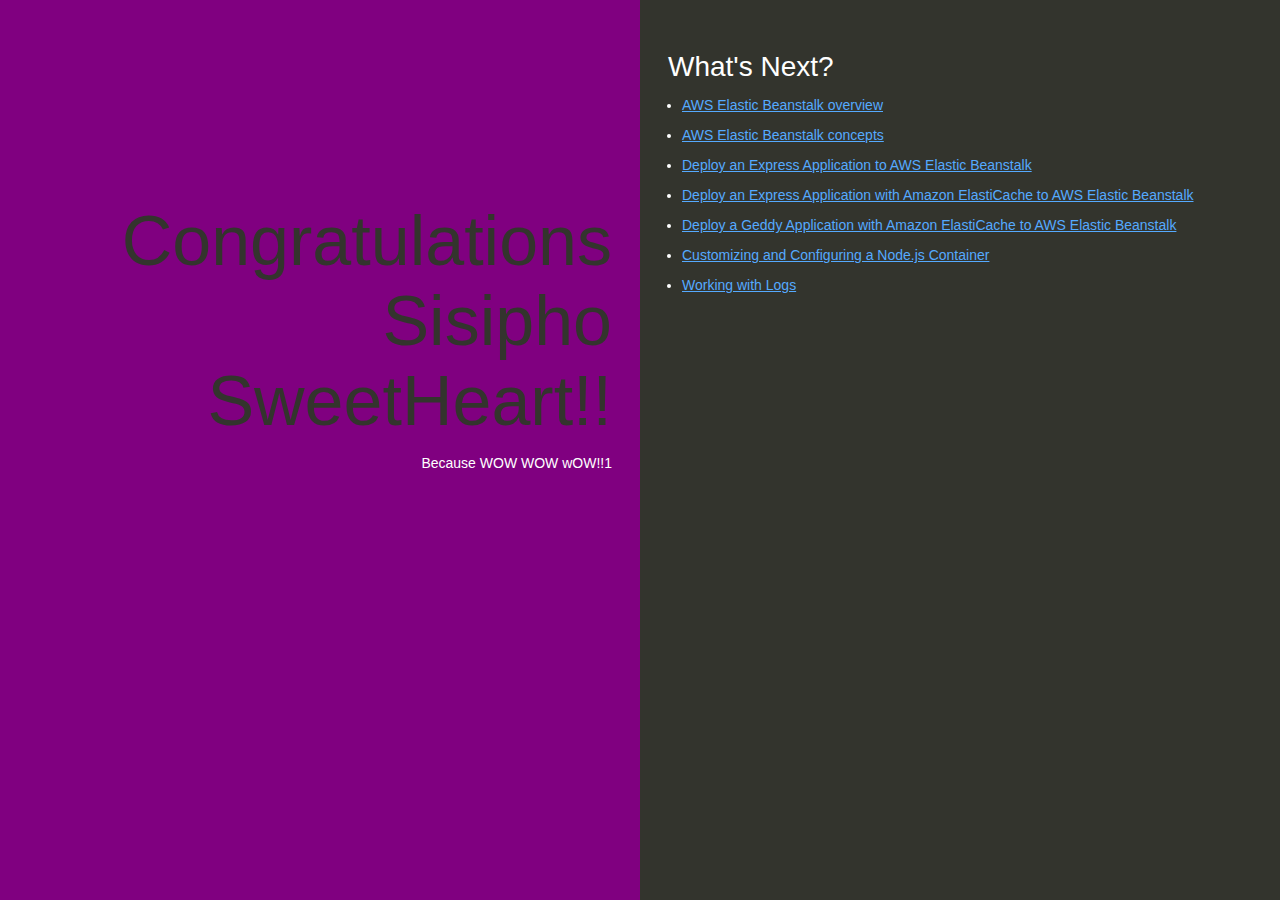
<file: index.html>
<!DOCTYPE html>
<html>
  <head>
    <title>Elastic Beanstalk</title>
    <style>
      body {
        color: #ffffff;
        font-family: Arial, sans-serif;
        font-size:14px;
        -moz-transition-property: text-shadow;
        -moz-transition-duration: 4s;
        -webkit-transition-property: text-shadow;
        -webkit-transition-duration: 4s;
        text-shadow: none;
      }
      body.blurry {
        -moz-transition-property: text-shadow;
        -moz-transition-duration: 4s;
        -webkit-transition-property: text-shadow;
        -webkit-transition-duration: 4s;
        text-shadow: #fff 0px 0px 25px;
      }
      a {
        color: #55aaff;
      }
      .textColumn, .linksColumn {
        padding: 2em;
      }
      .textColumn {
        position: absolute;
        top: 0px;
        right: 50%;
        bottom: 0px;
        left: 0px;

        text-align: right;
        padding-top: 11em;
        background-color: purple;

      }
      .textColumn p {
        width: 75%;
        float:right;
      }
      .linksColumn {
        position: absolute;
        top:0px;
        right: 0px;
        bottom: 0px;
        left: 50%;

        background-color: #33342D;
      }

      h1 {
        color: #33342D;
        font-size: 500%;
        font-weight: normal;
        margin-bottom: 0em;
      }
      h2 {
        font-size: 200%;
        font-weight: normal;
        margin-bottom: 0em;
      }
      ul {
        padding-left: 1em;
        margin: 0px;
      }
      li {
        margin: 1em 0em;
      }
    </style>
  </head>
  <body>
    <div class="textColumn">
      <h1>Congratulations Sisipho SweetHeart!!</h1>
      <p>Because WOW WOW wOW!!1</p>
    </div>
    <div class="linksColumn">
      <h2>What's Next?</h2>
      <ul>
        <li><a href="http://docs.aws.amazon.com/elasticbeanstalk/latest/dg/Welcome.html">AWS Elastic Beanstalk overview</a></li>
        <li><a href="http://docs.aws.amazon.com/elasticbeanstalk/latest/dg/concepts.html">AWS Elastic Beanstalk concepts</a></li>
        <li><a href="http://docs.aws.amazon.com/elasticbeanstalk/latest/dg/create_deploy_nodejs_express.html">Deploy an Express Application to AWS Elastic Beanstalk</a></li>
        <li><a href="http://docs.aws.amazon.com/elasticbeanstalk/latest/dg/create_deploy_nodejs_express_elasticache.html">Deploy an Express Application with Amazon ElastiCache to AWS Elastic Beanstalk</a></li>
        <li><a href="http://docs.aws.amazon.com/elasticbeanstalk/latest/dg/create_deploy_nodejs_geddy_elasticache.html">Deploy a Geddy Application with Amazon ElastiCache to AWS Elastic Beanstalk </a></li>
        <li><a href="http://docs.aws.amazon.com/elasticbeanstalk/latest/dg/create_deploy_nodejs_custom_container.html">Customizing and Configuring a Node.js Container </a></li>
        <li><a href="http://docs.aws.amazon.com/elasticbeanstalk/latest/dg/using-features.loggingS3.title.html">Working with Logs</a></li>
      </ul>
    </div>
  </body>
</html>
</file>
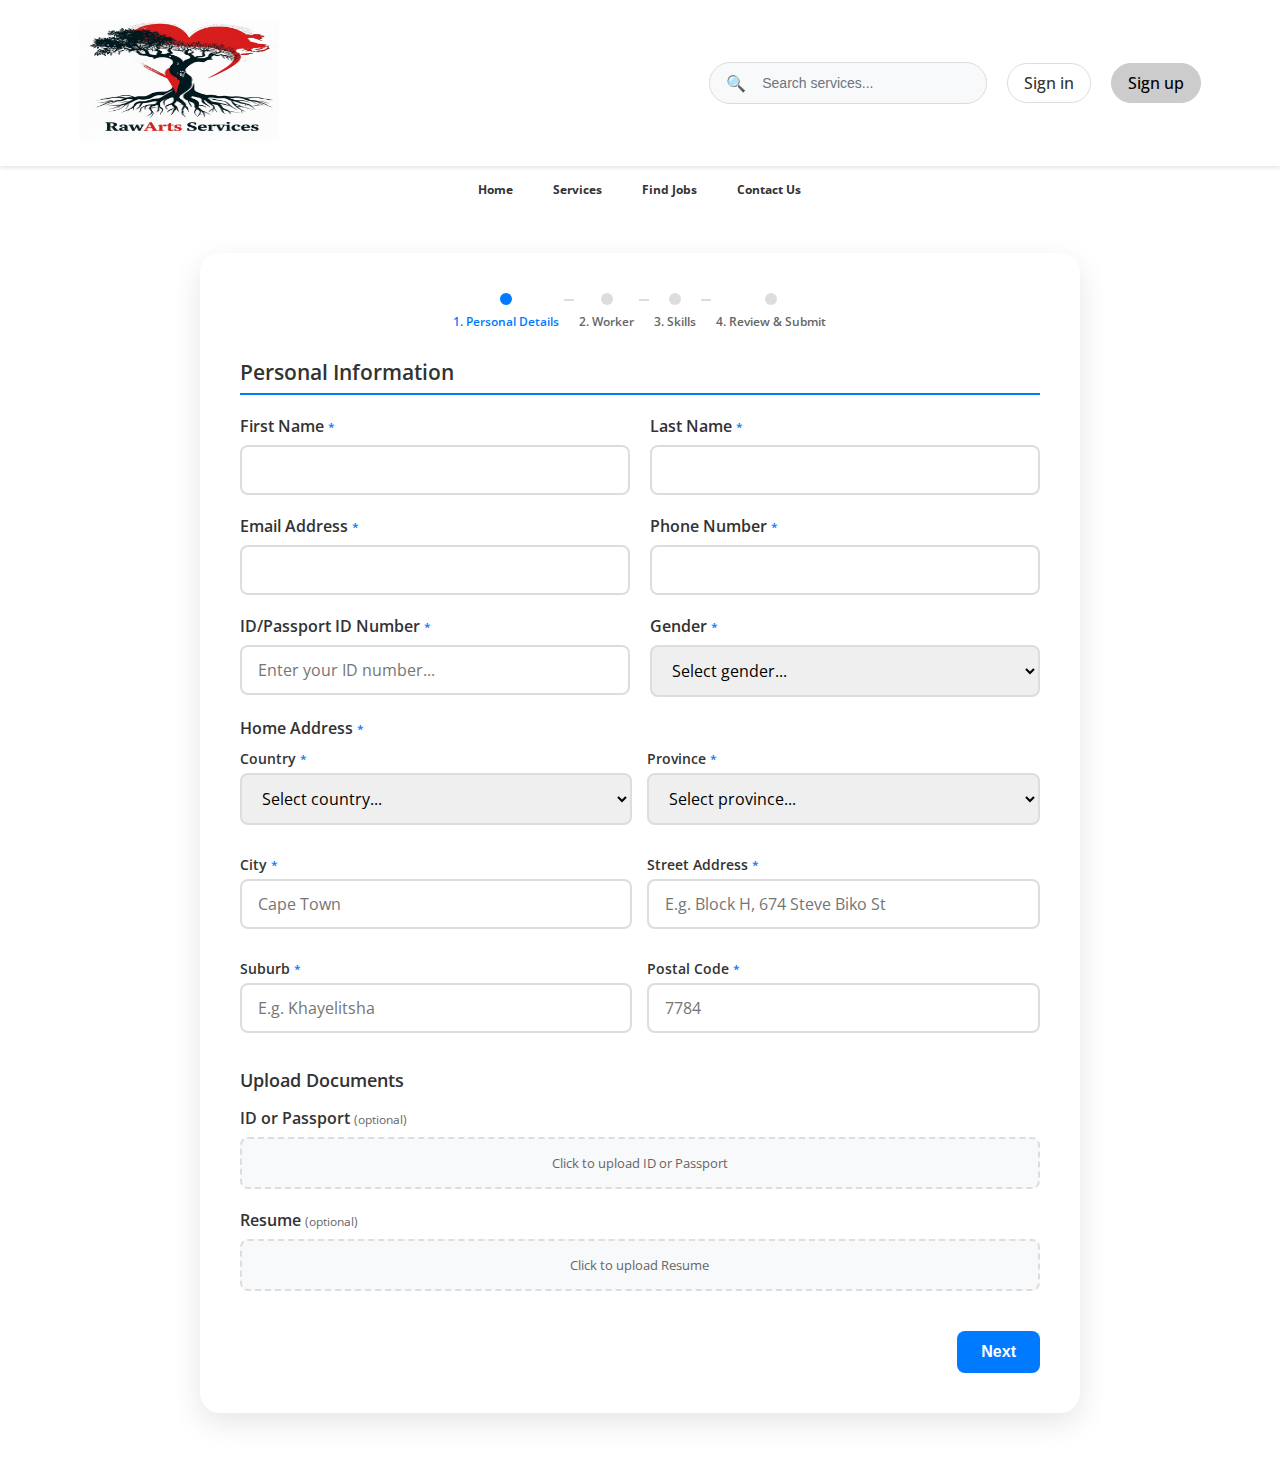
<file: application-form.html>
<!DOCTYPE html>
<html lang="en">
<head>
    <meta charset="UTF-8">
    <meta name="viewport" content="width=device-width, initial-scale=1.0">
    <title>Apply - RawArts Service</title>
    <link href="https://fonts.googleapis.com/css2?family=Open+Sans:wght@300;400;500;600;700&display=swap" rel="stylesheet">
    <style>
        body {
            margin: 0;
            padding: 0;
            display: flex;
            justify-content: center;
            background-color: white;
            font-family: "Open Sans", sans-serif;
        }
        .page-container {
            width: 297mm;
            max-width: 100%;
            background-color: white;
            min-height: 100vh;
        }
        .header {
            width: 100vw;
            margin-left: calc(-50vw + 50%);
            background-color: white;
            box-shadow: 0 2px 4px rgba(0,0,0,0.1);
        }
        .header-content {
            display: flex;
            justify-content: space-between;
            align-items: center;
            padding: 20px;
            max-width: 297mm;
            margin: 0 auto;
        }
        .header-nav {
            display: flex;
            gap: 20px;
            align-items: center;
        }
        .header-nav a {
            text-decoration: none;
            color: #333;
            font-weight: 500;
            padding: 8px 16px;
            border-radius: 25px;
            transition: all 0.3s ease;
            border: 1px solid #ddd;
        }
        .header-nav a:hover {
            background-color: #f0f0f0;
            color: #007bff;
        }
        .header-nav a[href="#signup"] {
            background-color: #ccc;
            color: black;
            border: 1px solid #ccc;
        }
        .header-nav a[href="#signup"]:hover {
            background-color: #666;
            color: white;
        }
        .search-container {
            display: flex;
            align-items: center;
            background-color: #f8f9fa;
            border: 1px solid #ddd;
            border-radius: 25px;
            padding: 8px 16px;
            transition: all 0.3s ease;
        }
        .search-container:focus-within {
            border-color: #007bff;
            box-shadow: 0 0 0 2px rgba(0, 123, 255, 0.25);
        }
        .search-input {
            border: none;
            background: transparent;
            outline: none;
            padding: 4px 8px;
            font-size: 14px;
            width: 200px;
        }
        .search-input::placeholder {
            color: #6c757d;
        }
        .search-icon {
            font-size: 16px;
            color: #6c757d;
            margin-right: 8px;
        }
        .logo {
            height: 121px;
            width: 200px;
        }
        .menu-bar {
            width: 100vw;
            margin-left: calc(-50vw + 50%);
            background-color: transparent;
        }
        .menu-content {
            max-width: 297mm;
            margin: 0 auto;
            padding: 0 20px;
        }
        .menu-nav {
            display: flex;
            list-style: none;
            margin: 0;
            padding: 0;
            gap: 0;
            justify-content: center;
        }
        .menu-nav li {
            position: relative;
        }
        .menu-nav a {
            display: block;
            padding: 15px 20px;
            text-decoration: none;
            color: #333;
            font-weight: bold;
            font-size: 12px;
            border-radius: 8px;
            transition: all 0.3s ease;
        }
        .menu-nav a:hover, .menu-nav a.active {
            background-color: #007bff;
            color: white;
        }
        .application-form-container {
            max-width: 800px;
            margin: 40px auto 60px auto;
            padding: 40px;
            background: white;
            border-radius: 20px;
            box-shadow: 0 10px 30px rgba(0,0,0,0.1);
            position: relative;
            z-index: 10;
        }
        .step-indicator {
            display: flex;
            justify-content: center;
            align-items: center;
            margin-bottom: 30px;
            gap: 20px;
        }
        .step-item {
            display: flex;
            flex-direction: column;
            align-items: center;
            gap: 8px;
            position: relative;
        }
        .step-item:not(:last-child)::after {
            content: '';
            position: absolute;
            top: 6px;
            right: -15px;
            width: 10px;
            height: 2px;
            background-color: #ddd;
        }
        .step-item.completed:not(:last-child)::after {
            background-color: #28a745;
        }
        .step-dot {
            width: 12px;
            height: 12px;
            border-radius: 50%;
            background-color: #ddd;
            transition: background-color 0.3s ease;
        }
        .step-dot.active {
            background-color: #007bff;
        }
        .step-dot.completed {
            background-color: #28a745;
        }
        .step-label {
            font-size: 12px;
            font-weight: 600;
            color: #666;
            text-align: center;
            white-space: nowrap;
        }
        .step-item.active .step-label {
            color: #007bff;
        }
        .step-item.completed .step-label {
            color: #28a745;
        }
        .form-step {
            display: none;
        }
        .form-step.active {
            display: block;
        }
        .step-navigation {
            display: flex;
            justify-content: space-between;
            margin-top: 30px;
            gap: 15px;
        }
        .step-btn {
            padding: 12px 24px;
            border: none;
            border-radius: 8px;
            font-size: 16px;
            font-weight: 600;
            cursor: pointer;
            transition: all 0.3s ease;
        }
        .prev-btn {
            background-color: #6c757d;
            color: white;
        }
        .prev-btn:hover {
            background-color: #5a6268;
        }
        .next-btn {
            background-color: #007bff;
            color: white;
        }
        .next-btn:hover {
            background-color: #0056b3;
        }
        .step-btn:disabled {
            background-color: #ddd;
            color: #999;
            cursor: not-allowed;
        }
        .form-section {
            margin-bottom: 40px;
        }
        .form-section h3 {
            font-size: 1.3rem;
            color: #333;
            margin: 0 0 20px 0;
            font-weight: 600;
            border-bottom: 2px solid #007bff;
            padding-bottom: 8px;
            line-height: 1.2;
        }
        .form-section h4 {
            font-size: 1.1rem;
            color: #333;
            margin: 20px 0 15px 0;
            font-weight: 600;
        }
        .form-group {
            margin-bottom: 20px;
        }
        .form-group label {
            display: block;
            font-weight: 600;
            color: #333;
            margin-bottom: 8px;
        }
        .form-group input,
        .form-group select,
        .form-group textarea {
            width: 100%;
            padding: 12px 16px;
            border: 2px solid #ddd;
            border-radius: 8px;
            font-size: 16px;
            font-family: "Open Sans", sans-serif;
            transition: border-color 0.3s ease;
            box-sizing: border-box;
        }
        .form-group input:focus,
        .form-group select:focus,
        .form-group textarea:focus {
            outline: none;
            border-color: #007bff;
        }
        .form-row {
            display: grid;
            grid-template-columns: 1fr 1fr;
            gap: 20px;
        }
        .address-grid {
            display: grid;
            grid-template-columns: 1fr 1fr;
            gap: 15px;
            margin-top: 10px;
        }
        .checkbox-group {
            display: grid;
            grid-template-columns: repeat(auto-fit, minmax(180px, 1fr));
            gap: 15px;
            margin-top: 10px;
        }
        .checkbox-group.languages {
            display: flex;
            flex-direction: column;
            gap: 10px;
            max-width: 300px;
        }
        .checkbox-item {
            display: flex;
            align-items: center;
            gap: 8px;
        }
        .checkbox-item input[type="checkbox"] {
            width: auto;
            margin: 0;
        }
        .checkbox-item label {
            margin: 0;
            font-weight: normal;
            cursor: pointer;
        }
        .address-grid .form-group {
            margin-bottom: 15px;
        }
        .address-grid .form-group label {
            font-size: 0.9rem;
            margin-bottom: 5px;
        }
        .file-upload-area {
            border: 2px dashed #ddd;
            border-radius: 8px;
            padding: 15px;
            text-align: center;
            background-color: #f8f9fa;
            transition: all 0.3s ease;
            cursor: pointer;
        }
        .file-upload-area:hover {
            border-color: #007bff;
            background-color: #e3f2fd;
        }
        .file-upload-text {
            color: #666;
            font-size: 13px;
        }
        .submit-btn {
            width: 100%;
            background: linear-gradient(135deg, #007bff 0%, #0056b3 100%);
            color: white;
            border: none;
            padding: 18px;
            font-size: 18px;
            font-weight: 600;
            border-radius: 12px;
            cursor: pointer;
            transition: all 0.3s ease;
            margin-top: 20px;
        }
        .submit-btn:hover {
            transform: translateY(-2px);
            box-shadow: 0 8px 25px rgba(0, 123, 255, 0.3);
        }
        .required-text {
            color: #007bff;
            font-size: 12px;
        }
        .optional-text {
            color: #666;
            font-size: 12px;
            font-weight: normal;
        }
        .review-section {
            margin-bottom: 30px;
            padding: 20px;
            background-color: #f8f9fa;
            border-radius: 8px;
            border-left: 4px solid #007bff;
        }
        .review-section h4 {
            margin-top: 0;
            margin-bottom: 15px;
            color: #333;
            font-size: 1.1rem;
        }
        .review-grid {
            display: grid;
            grid-template-columns: 1fr;
            gap: 12px;
        }
        .review-item {
            display: flex;
            justify-content: space-between;
            align-items: flex-start;
            padding: 8px 0;
            border-bottom: 1px solid #e9ecef;
        }
        .review-item:last-child {
            border-bottom: none;
        }
        .review-label {
            font-weight: 600;
            color: #495057;
            min-width: 120px;
        }
        .review-value {
            color: #333;
            text-align: right;
            flex: 1;
            margin-left: 15px;
        }
        @media (max-width: 768px) {
            .form-row {
                grid-template-columns: 1fr;
            }
            .application-form-container {
                margin: 20px;
                padding: 25px;
            }
            .checkbox-group {
                grid-template-columns: 1fr;
            }
        }
    </style>
</head>
<body>
    <div class="page-container">
        <header class="header">
            <div class="header-content">
                <a href="index.html"><img src="RawArtsLogo.png" alt="RawArts" class="logo"></a>
                <nav class="header-nav">
                    <div class="search-container">
                        <span class="search-icon">🔍</span>
                        <input type="text" class="search-input" placeholder="Search services...">
                    </div>
                    <a href="#signin">Sign in</a>
                    <a href="#signup">Sign up</a>
                </nav>
            </div>
        </header>

        <nav class="menu-bar">
            <div class="menu-content">
                <ul class="menu-nav">
                    <li><a href="index.html">Home</a></li>
                    <li><a href="services.html">Services</a></li>
                    <li><a href="apply-jobs.html">Find Jobs</a></li>
                    <li><a href="contact.html">Contact Us</a></li>
                </ul>
            </div>
        </nav>
        
        <div class="application-form-container">
            <div class="step-indicator">
                <div class="step-item active">
                    <div class="step-dot active"></div>
                    <div class="step-label">1. Personal Details</div>
                </div>
                <div class="step-item">
                    <div class="step-dot"></div>
                    <div class="step-label">2. Worker</div>
                </div>
                <div class="step-item">
                    <div class="step-dot"></div>
                    <div class="step-label">3. Skills</div>
                </div>
                <div class="step-item">
                    <div class="step-dot"></div>
                    <div class="step-label">4. Review & Submit</div>
                </div>
            </div>
            
            <form id="job-application-form">
                <!-- Step 1: Personal Information -->
                <div class="form-step active" id="step-1">
                    <div class="form-section">
                        <h3>Personal Information</h3>
                        <div class="form-row">
                            <div class="form-group">
                                <label for="first-name">First Name <span class="required-text">*</span></label>
                                <input type="text" id="first-name" required>
                            </div>
                            <div class="form-group">
                                <label for="last-name">Last Name <span class="required-text">*</span></label>
                                <input type="text" id="last-name" required>
                            </div>
                        </div>
                        <div class="form-row">
                            <div class="form-group">
                                <label for="email">Email Address <span class="required-text">*</span></label>
                                <input type="email" id="email" required>
                            </div>
                            <div class="form-group">
                                <label for="phone">Phone Number <span class="required-text">*</span></label>
                                <input type="tel" id="phone" required>
                            </div>
                        </div>
                        <div class="form-row">
                            <div class="form-group">
                                <label for="id-number">ID/Passport ID Number <span class="required-text">*</span></label>
                                <input type="text" id="id-number" placeholder="Enter your ID number..." required>
                            </div>
                            <div class="form-group">
                                <label for="gender">Gender <span class="required-text">*</span></label>
                                <select id="gender" required>
                                    <option value="">Select gender...</option>
                                    <option value="Male">Male</option>
                                    <option value="Female">Female</option>
                                    <option value="Other">Other</option>
                                </select>
                            </div>
                        </div>     
                   <div class="form-group">
                            <label>Home Address <span class="required-text">*</span></label>
                            <div class="address-grid">
                                <div class="form-group">
                                    <label for="country">Country <span class="required-text">*</span></label>
                                    <select id="country" required>
                                        <option value="">Select country...</option>
                                        <option value="South Africa">South Africa</option>
                                    </select>
                                </div>
                                <div class="form-group">
                                    <label for="province">Province <span class="required-text">*</span></label>
                                    <select id="province" required>
                                        <option value="">Select province...</option>
                                        <option value="Eastern Cape">Eastern Cape</option>
                                        <option value="Free State">Free State</option>
                                        <option value="Gauteng">Gauteng</option>
                                        <option value="KwaZulu-Natal">KwaZulu-Natal</option>
                                        <option value="Limpopo">Limpopo</option>
                                        <option value="Mpumalanga">Mpumalanga</option>
                                        <option value="Northern Cape">Northern Cape</option>
                                        <option value="North West">North West</option>
                                        <option value="Western Cape">Western Cape</option>
                                    </select>
                                </div>
                                <div class="form-group">
                                    <label for="city">City <span class="required-text">*</span></label>
                                    <input type="text" id="city" placeholder="Cape Town" required>
                                </div>
                                <div class="form-group">
                                    <label for="street-address">Street Address <span class="required-text">*</span></label>
                                    <input type="text" id="street-address" placeholder="E.g. Block H, 674 Steve Biko St" required>
                                </div>
                                <div class="form-group">
                                    <label for="suburb">Suburb <span class="required-text">*</span></label>
                                    <input type="text" id="suburb" placeholder="E.g. Khayelitsha" required>
                                </div>
                                <div class="form-group">
                                    <label for="postal-code">Postal Code <span class="required-text">*</span></label>
                                    <input type="text" id="postal-code" placeholder="7784" required>
                                </div>
                            </div>
                        </div>
                        
                        <h4>Upload Documents</h4>
                        <div class="form-group">
                            <label>ID or Passport <span class="optional-text">(optional)</span></label>
                            <div class="file-upload-area" onclick="document.getElementById('id-file-input').click()">
                                <input type="file" id="id-file-input" accept=".pdf,.doc,.docx,.jpg,.jpeg,.png" style="display: none;">
                                <div class="file-upload-text" id="id-upload-text">Click to upload ID or Passport</div>
                            </div>
                        </div>
                        <div class="form-group">
                            <label>Resume <span class="optional-text">(optional)</span></label>
                            <div class="file-upload-area" onclick="document.getElementById('resume-file-input').click()">
                                <input type="file" id="resume-file-input" accept=".pdf,.doc,.docx" style="display: none;">
                                <div class="file-upload-text" id="resume-upload-text">Click to upload Resume</div>
                            </div>
                        </div>
                    </div>
                    <div class="step-navigation">
                        <div></div>
                        <button type="button" class="step-btn next-btn" onclick="console.log('Step 1 Next clicked'); nextStep();">Next</button>
                    </div>
                </div>

                <!-- Step 2: Employment Details -->
                <div class="form-step" id="step-2">
                    <div class="form-section">
                        <h3>Employment Details</h3>
                        
                        <h4>Services You Can Provide</h4>
                        <div class="checkbox-group">
                            <div class="checkbox-item">
                                <input type="checkbox" id="indoor-cleaning" name="services" value="indoor-cleaning">
                                <label for="indoor-cleaning">Indoor Cleaning</label>
                            </div>
                            <div class="checkbox-item">
                                <input type="checkbox" id="outdoor-services" name="services" value="outdoor-services">
                                <label for="outdoor-services">Outdoor Services</label>
                            </div>
                            <div class="checkbox-item">
                                <input type="checkbox" id="office-cleaning" name="services" value="office-cleaning">
                                <label for="office-cleaning">Office Cleaning</label>
                            </div>
                            <div class="checkbox-item">
                                <input type="checkbox" id="moving-cleaning" name="services" value="moving-cleaning">
                                <label for="moving-cleaning">Moving Cleaning</label>
                            </div>
                            <div class="checkbox-item">
                                <input type="checkbox" id="laundry-ironing" name="services" value="laundry-ironing">
                                <label for="laundry-ironing">Laundry & Ironing</label>
                            </div>
                            <div class="checkbox-item">
                                <input type="checkbox" id="airbnb-cleaning" name="services" value="airbnb-cleaning">
                                <label for="airbnb-cleaning">Airbnb Cleaning</label>
                            </div>
                            <div class="checkbox-item">
                                <input type="checkbox" id="window-cleaning" name="services" value="window-cleaning">
                                <label for="window-cleaning">Window Cleaning</label>
                            </div>
                            <div class="checkbox-item">
                                <input type="checkbox" id="wall-cleaning" name="services" value="wall-cleaning">
                                <label for="wall-cleaning">Wall Cleaning</label>
                            </div>
                        </div>
                        
                        <h4>Days you want to work on <span class="required-text">*</span></h4>
                        <p style="font-size: 0.9rem; color: #666; margin-bottom: 15px;">Please select at least 2 days</p>
                        <div class="checkbox-group" style="grid-template-columns: repeat(auto-fit, minmax(120px, 1fr));">
                            <div class="checkbox-item">
                                <input type="checkbox" id="monday" name="work-days" value="monday">
                                <label for="monday">Monday</label>
                            </div>
                            <div class="checkbox-item">
                                <input type="checkbox" id="tuesday" name="work-days" value="tuesday">
                                <label for="tuesday">Tuesday</label>
                            </div>
                            <div class="checkbox-item">
                                <input type="checkbox" id="wednesday" name="work-days" value="wednesday">
                                <label for="wednesday">Wednesday</label>
                            </div>
                            <div class="checkbox-item">
                                <input type="checkbox" id="thursday" name="work-days" value="thursday">
                                <label for="thursday">Thursday</label>
                            </div>
                            <div class="checkbox-item">
                                <input type="checkbox" id="friday" name="work-days" value="friday">
                                <label for="friday">Friday</label>
                            </div>
                            <div class="checkbox-item">
                                <input type="checkbox" id="saturday" name="work-days" value="saturday">
                                <label for="saturday">Saturday</label>
                            </div>
                            <div class="checkbox-item">
                                <input type="checkbox" id="sunday" name="work-days" value="sunday">
                                <label for="sunday">Sunday</label>
                            </div>
                        </div>
                        
                        <h4>Choose ALL the areas you want to work in using public transport</h4>
                        <div class="checkbox-group">
                            <div class="checkbox-item">
                                <input type="checkbox" id="northern-suburbs" name="work-areas" value="northern-suburbs">
                                <label for="northern-suburbs">Northern Suburbs</label>
                            </div>
                            <div class="checkbox-item">
                                <input type="checkbox" id="southern-suburbs" name="work-areas" value="southern-suburbs">
                                <label for="southern-suburbs">Southern Suburbs</label>
                            </div>
                            <div class="checkbox-item">
                                <input type="checkbox" id="city-bowl" name="work-areas" value="city-bowl">
                                <label for="city-bowl">City Bowl</label>
                            </div>
                            <div class="checkbox-item">
                                <input type="checkbox" id="atlantic-seaboard" name="work-areas" value="atlantic-seaboard">
                                <label for="atlantic-seaboard">Atlantic Seaboard</label>
                            </div>
                            <div class="checkbox-item">
                                <input type="checkbox" id="west-coast" name="work-areas" value="west-coast">
                                <label for="west-coast">West Coast</label>
                            </div>
                            <div class="checkbox-item">
                                <input type="checkbox" id="cape-flats" name="work-areas" value="cape-flats">
                                <label for="cape-flats">Cape Flats</label>
                            </div>
                            <div class="checkbox-item">
                                <input type="checkbox" id="helderberg" name="work-areas" value="helderberg">
                                <label for="helderberg">Helderberg</label>
                            </div>
                            <div class="checkbox-item">
                                <input type="checkbox" id="tygerberg" name="work-areas" value="tygerberg">
                                <label for="tygerberg">Tygerberg</label>
                            </div>
                        </div>
                        
                        <div class="form-group" style="margin-top: 30px;">
                            <label for="additional-work">What additional work do you offer</label>
                            <textarea id="additional-work" rows="3" placeholder="Describe any additional services you can provide..."></textarea>
                        </div>
                        
                        <h4>I am available for <span class="required-text">*</span></h4>
                        <div class="checkbox-group">
                            <div class="checkbox-item">
                                <input type="checkbox" id="once-off" name="availability-type" value="once-off">
                                <label for="once-off">Once off</label>
                            </div>
                            <div class="checkbox-item">
                                <input type="checkbox" id="repeat-booking" name="availability-type" value="repeat-booking">
                                <label for="repeat-booking">Repeat booking</label>
                            </div>
                            <div class="checkbox-item">
                                <input type="checkbox" id="permanent-time" name="availability-type" value="permanent-time">
                                <label for="permanent-time">Permanent time</label>
                            </div>
                        </div>
                        
                        <div class="form-group" style="margin-top: 30px;">
                            <label for="previous-clients">Previous Clients/Employers <span class="optional-text">(optional)</span></label>
                            <textarea id="previous-clients" rows="4" placeholder="Please provide names and contact information of previous clients or employers who can provide references..."></textarea>
                        </div>
                        
                        <h4>Your Qualifications</h4>
                        <div class="checkbox-group">
                            <div class="checkbox-item">
                                <input type="checkbox" id="matric-certificate" name="qualifications" value="matric-certificate">
                                <label for="matric-certificate">Matric certificate</label>
                            </div>
                            <div class="checkbox-item">
                                <input type="checkbox" id="cleaning-certificate" name="qualifications" value="cleaning-certificate">
                                <label for="cleaning-certificate">Cleaning certificate</label>
                            </div>
                        </div>
                        <div class="form-group" style="margin-top: 20px;">
                            <label for="other-qualifications">Other qualifications</label>
                            <input type="text" id="other-qualifications" placeholder="Please specify other qualifications...">
                        </div>
                    </div>
                    <div class="step-navigation">
                        <button type="button" class="step-btn prev-btn" onclick="prevStep()">Previous</button>
                        <button type="button" class="step-btn next-btn" onclick="nextStep()">Next</button>
                    </div>
                </div>

                <!-- Step 3: Skills & Experience -->
                <div class="form-step" id="step-3">
                    <div class="form-section">
                        <h3>Skills & Experience</h3>
                        
                        <div class="form-group">
                            <label for="home-experience">Years of experience cleaning private homes <span class="required-text">*</span></label>
                            <select id="home-experience" required>
                                <option value="">Select experience...</option>
                                <option value="less-than-1">Less than 1 year</option>
                                <option value="1-2">1-2 years</option>
                                <option value="3-5">3-5 years</option>
                                <option value="6-10">6-10 years</option>
                                <option value="10+">10+ years</option>
                            </select>
                        </div>
                        
                        <div class="form-row">
                            <div class="form-group">
                                <label for="transport">Do you have reliable transportation? <span class="required-text">*</span></label>
                                <select id="transport" required>
                                    <option value="">Select option...</option>
                                    <option value="yes">Yes, I have my own vehicle</option>
                                    <option value="public">I use public transportation</option>
                                    <option value="no">No, I need transportation assistance</option>
                                </select>
                            </div>
                            <div class="form-group">
                                <label for="drivers-license">Driver's License Status</label>
                                <select id="drivers-license">
                                    <option value="">Select status...</option>
                                    <option value="yes">Yes, I have a driver's license</option>
                                    <option value="no">No, I don't have a driver's license</option>
                                    <option value="learning">Currently learning to drive</option>
                                </select>
                            </div>
                        </div>
                        
                        <h4>Skills Selection</h4>
                        <div class="form-row">
                            <div class="form-group">
                                <label for="ironing-level">Ironing Experience</label>
                                <select id="ironing-level">
                                    <option value="">Select level...</option>
                                    <option value="beginner">Beginner</option>
                                    <option value="normal">Normal</option>
                                    <option value="expert">Expert</option>
                                </select>
                            </div>
                            <div class="form-group">
                                <label for="laundry-level">Laundry Experience</label>
                                <select id="laundry-level">
                                    <option value="">Select level...</option>
                                    <option value="beginner">Beginner</option>
                                    <option value="normal">Normal</option>
                                    <option value="expert">Expert</option>
                                </select>
                            </div>
                        </div>
                        
                        <div class="checkbox-group">
                            <div class="checkbox-item">
                                <input type="checkbox" id="office-cleaning-exp" name="additional-skills" value="office-cleaning">
                                <label for="office-cleaning-exp">Office cleaning experience</label>
                            </div>
                            <div class="checkbox-item">
                                <input type="checkbox" id="cooking-course" name="additional-skills" value="cooking-course">
                                <label for="cooking-course">Cooking course completion</label>
                            </div>
                            <div class="checkbox-item">
                                <input type="checkbox" id="children-experience" name="additional-skills" value="children-experience">
                                <label for="children-experience">Experience with homes that have children</label>
                            </div>
                        </div>
                        
                        <h4>Work Environment Preferences</h4>
                        <div class="checkbox-group">
                            <div class="checkbox-item">
                                <input type="checkbox" id="work-with-dogs" name="work-environment" value="dogs">
                                <label for="work-with-dogs">Ability to work around dogs</label>
                            </div>
                            <div class="checkbox-item">
                                <input type="checkbox" id="work-with-cats" name="work-environment" value="cats">
                                <label for="work-with-cats">Ability to work around cats</label>
                            </div>
                        </div>
                        
                        <h4>Language Skills</h4>
                        <div class="checkbox-group languages">
                            <div class="checkbox-item">
                                <input type="checkbox" id="afrikaans" name="languages" value="afrikaans">
                                <label for="afrikaans">Afrikaans</label>
                            </div>
                            <div class="checkbox-item">
                                <input type="checkbox" id="zulu" name="languages" value="zulu">
                                <label for="zulu">Zulu</label>
                            </div>
                            <div class="checkbox-item">
                                <input type="checkbox" id="xhosa" name="languages" value="xhosa">
                                <label for="xhosa">Xhosa</label>
                            </div>
                        </div>
                        
                        <div class="form-group">
                            <label for="other-languages">Other languages spoken</label>
                            <input type="text" id="other-languages" placeholder="Please specify other languages...">
                        </div>
                        
                        <div class="form-row">
                            <div class="form-group">
                                <label for="grew-up-country">Country where you grew up</label>
                                <input type="text" id="grew-up-country" placeholder="e.g. South Africa">
                            </div>
                            <div class="form-group">
                                <label for="grew-up-city">City where you grew up</label>
                                <input type="text" id="grew-up-city" placeholder="e.g. Cape Town">
                            </div>
                        </div>
                        
                        <h4>References <span class="required-text">*</span></h4>
                        <p style="font-size: 0.9rem; color: #666; margin-bottom: 15px;">Must provide at least two domestic client references (not family)</p>
                        
                        <div class="form-row">
                            <div class="form-group">
                                <label for="client1-name">Client 1 Name <span class="required-text">*</span></label>
                                <input type="text" id="client1-name" placeholder="Full name of client" required>
                            </div>
                            <div class="form-group">
                                <label for="client1-contact">Client 1 Contact Number <span class="required-text">*</span></label>
                                <input type="tel" id="client1-contact" placeholder="0831234567" required>
                            </div>
                        </div>
                        
                        <div class="form-row">
                            <div class="form-group">
                                <label for="client2-name">Client 2 Name <span class="required-text">*</span></label>
                                <input type="text" id="client2-name" placeholder="Full name of client" required>
                            </div>
                            <div class="form-group">
                                <label for="client2-contact">Client 2 Contact Number <span class="required-text">*</span></label>
                                <input type="tel" id="client2-contact" placeholder="0831234567" required>
                            </div>
                        </div>
                        
                        <div class="form-row">
                            <div class="form-group">
                                <label for="client3-name">Client 3 Name <span class="optional-text">(optional)</span></label>
                                <input type="text" id="client3-name" placeholder="Full name of client">
                            </div>
                            <div class="form-group">
                                <label for="client3-contact">Client 3 Contact Number <span class="optional-text">(optional)</span></label>
                                <input type="tel" id="client3-contact" placeholder="0831234567">
                            </div>
                        </div>
                    </div>
                    <div class="step-navigation">
                        <button type="button" class="step-btn prev-btn" onclick="prevStep()">Previous</button>
                        <button type="button" class="step-btn next-btn" onclick="nextStep()">Next</button>
                    </div>
                </div>

                <!-- Step 4: Review and Submit -->
                <div class="form-step" id="step-4">
                    <div class="form-section">
                        <h3>Review and Submit</h3>
                        <p style="color: #666; margin-bottom: 30px;">Please review your information before submitting your application.</p>
                        
                        <div class="review-section">
                            <div class="review-grid">
                                <div class="review-item">
                                    <span class="review-label">First Name:</span>
                                    <span class="review-value" id="review-first-name">-</span>
                                </div>
                                <div class="review-item">
                                    <span class="review-label">Last Name:</span>
                                    <span class="review-value" id="review-last-name">-</span>
                                </div>
                                <div class="review-item">
                                    <span class="review-label">Email:</span>
                                    <span class="review-value" id="review-email">-</span>
                                </div>
                                <div class="review-item">
                                    <span class="review-label">Phone:</span>
                                    <span class="review-value" id="review-phone">-</span>
                                </div>
                                <div class="review-item">
                                    <span class="review-label">ID Number:</span>
                                    <span class="review-value" id="review-id-number">-</span>
                                </div>
                                <div class="review-item">
                                    <span class="review-label">Gender:</span>
                                    <span class="review-value" id="review-gender">-</span>
                                </div>
                                <div class="review-item">
                                    <span class="review-label">Country:</span>
                                    <span class="review-value" id="review-country">-</span>
                                </div>
                                <div class="review-item">
                                    <span class="review-label">Province:</span>
                                    <span class="review-value" id="review-province">-</span>
                                </div>
                                <div class="review-item">
                                    <span class="review-label">City:</span>
                                    <span class="review-value" id="review-city">-</span>
                                </div>
                                <div class="review-item">
                                    <span class="review-label">Street Address:</span>
                                    <span class="review-value" id="review-street">-</span>
                                </div>
                                <div class="review-item">
                                    <span class="review-label">Suburb:</span>
                                    <span class="review-value" id="review-suburb">-</span>
                                </div>
                                <div class="review-item">
                                    <span class="review-label">Postal Code:</span>
                                    <span class="review-value" id="review-postal">-</span>
                                </div>
                            </div>
                        </div>

                        <div class="review-section">
                            <div class="review-grid">
                                <div class="review-item">
                                    <span class="review-label">Services You Can Provide:</span>
                                    <span class="review-value" id="review-services">-</span>
                                </div>
                                <div class="review-item">
                                    <span class="review-label">Work Days:</span>
                                    <span class="review-value" id="review-workdays">-</span>
                                </div>
                                <div class="review-item">
                                    <span class="review-label">Work Areas:</span>
                                    <span class="review-value" id="review-workareas">-</span>
                                </div>
                                <div class="review-item">
                                    <span class="review-label">Additional Work:</span>
                                    <span class="review-value" id="review-additional-work">-</span>
                                </div>
                                <div class="review-item">
                                    <span class="review-label">Availability Type:</span>
                                    <span class="review-value" id="review-availability">-</span>
                                </div>
                                <div class="review-item">
                                    <span class="review-label">Previous Clients:</span>
                                    <span class="review-value" id="review-previous-clients">-</span>
                                </div>
                                <div class="review-item">
                                    <span class="review-label">Qualifications:</span>
                                    <span class="review-value" id="review-qualifications">-</span>
                                </div>
                                <div class="review-item">
                                    <span class="review-label">Other Qualifications:</span>
                                    <span class="review-value" id="review-other-qualifications">-</span>
                                </div>
                            </div>
                        </div>

                        <div class="review-section">
                            <div class="review-grid">
                                <div class="review-item">
                                    <span class="review-label">Home Cleaning Experience:</span>
                                    <span class="review-value" id="review-home-experience">-</span>
                                </div>
                                <div class="review-item">
                                    <span class="review-label">Transportation:</span>
                                    <span class="review-value" id="review-transport">-</span>
                                </div>
                                <div class="review-item">
                                    <span class="review-label">Driver's License:</span>
                                    <span class="review-value" id="review-drivers-license">-</span>
                                </div>
                                <div class="review-item">
                                    <span class="review-label">Ironing Level:</span>
                                    <span class="review-value" id="review-ironing">-</span>
                                </div>
                                <div class="review-item">
                                    <span class="review-label">Laundry Level:</span>
                                    <span class="review-value" id="review-laundry">-</span>
                                </div>
                                <div class="review-item">
                                    <span class="review-label">Additional Skills:</span>
                                    <span class="review-value" id="review-additional-skills">-</span>
                                </div>
                                <div class="review-item">
                                    <span class="review-label">Work Environment:</span>
                                    <span class="review-value" id="review-work-environment">-</span>
                                </div>
                                <div class="review-item">
                                    <span class="review-label">Languages:</span>
                                    <span class="review-value" id="review-languages">-</span>
                                </div>
                                <div class="review-item">
                                    <span class="review-label">Other Languages:</span>
                                    <span class="review-value" id="review-other-languages">-</span>
                                </div>
                                <div class="review-item">
                                    <span class="review-label">Country Grew Up:</span>
                                    <span class="review-value" id="review-grew-up-country">-</span>
                                </div>
                                <div class="review-item">
                                    <span class="review-label">City Grew Up:</span>
                                    <span class="review-value" id="review-grew-up-city">-</span>
                                </div>
                            </div>
                        </div>

                        <div class="review-section">
                            <div class="review-grid">
                                <div class="review-item">
                                    <span class="review-label">Client 1 Name:</span>
                                    <span class="review-value" id="review-client1-name">-</span>
                                </div>
                                <div class="review-item">
                                    <span class="review-label">Client 1 Contact:</span>
                                    <span class="review-value" id="review-client1-contact">-</span>
                                </div>
                                <div class="review-item">
                                    <span class="review-label">Client 2 Name:</span>
                                    <span class="review-value" id="review-client2-name">-</span>
                                </div>
                                <div class="review-item">
                                    <span class="review-label">Client 2 Contact:</span>
                                    <span class="review-value" id="review-client2-contact">-</span>
                                </div>
                                <div class="review-item">
                                    <span class="review-label">Client 3 Name:</span>
                                    <span class="review-value" id="review-client3-name">-</span>
                                </div>
                                <div class="review-item">
                                    <span class="review-label">Client 3 Contact:</span>
                                    <span class="review-value" id="review-client3-contact">-</span>
                                </div>
                            </div>
                        </div>
                    </div>
                    <div class="step-navigation">
                        <button type="button" class="step-btn prev-btn" onclick="prevStep()">Previous</button>
                        <button type="submit" class="submit-btn">Submit Application</button>
                    </div>
                </div>
            </form>
        </div>
    </div>
    
    <script>
        // Multi-step form navigation
        let currentStep = 1;
        const totalSteps = 4;

        function nextStep() {
            if (validateCurrentStep()) {
                if (currentStep < totalSteps) {
                    document.getElementById(`step-${currentStep}`).classList.remove('active');
                    currentStep++;
                    document.getElementById(`step-${currentStep}`).classList.add('active');
                    updateStepIndicator();
                    
                    // Populate review section when reaching step 4
                    if (currentStep === 4) {
                        populateReview();
                    }
                }
            }
        }

        function populateReview() {
            // Personal Information
            document.getElementById('review-first-name').textContent = document.getElementById('first-name').value || '-';
            document.getElementById('review-last-name').textContent = document.getElementById('last-name').value || '-';
            document.getElementById('review-email').textContent = document.getElementById('email').value || '-';
            document.getElementById('review-phone').textContent = document.getElementById('phone').value || '-';
            document.getElementById('review-id-number').textContent = document.getElementById('id-number').value || '-';
            
            const gender = document.getElementById('gender');
            document.getElementById('review-gender').textContent = gender.options[gender.selectedIndex]?.text || '-';
            
            const country = document.getElementById('country');
            document.getElementById('review-country').textContent = country.options[country.selectedIndex]?.text || '-';
            
            const province = document.getElementById('province');
            document.getElementById('review-province').textContent = province.options[province.selectedIndex]?.text || '-';
            
            document.getElementById('review-city').textContent = document.getElementById('city').value || '-';
            document.getElementById('review-street').textContent = document.getElementById('street-address').value || '-';
            document.getElementById('review-suburb').textContent = document.getElementById('suburb').value || '-';
            document.getElementById('review-postal').textContent = document.getElementById('postal-code').value || '-';

            // Employment Details - Services
            const services = Array.from(document.querySelectorAll('input[name="services"]:checked'))
                .map(cb => cb.nextElementSibling.textContent).join(', ');
            document.getElementById('review-services').textContent = services || '-';

            // Work Days
            const workDays = Array.from(document.querySelectorAll('input[name="work-days"]:checked'))
                .map(cb => cb.nextElementSibling.textContent).join(', ');
            document.getElementById('review-workdays').textContent = workDays || '-';

            // Work Areas
            const workAreas = Array.from(document.querySelectorAll('input[name="work-areas"]:checked'))
                .map(cb => cb.nextElementSibling.textContent).join(', ');
            document.getElementById('review-workareas').textContent = workAreas || '-';

            // Additional Work
            document.getElementById('review-additional-work').textContent = document.getElementById('additional-work').value || '-';

            // Availability Type
            const availability = Array.from(document.querySelectorAll('input[name="availability-type"]:checked'))
                .map(cb => cb.nextElementSibling.textContent).join(', ');
            document.getElementById('review-availability').textContent = availability || '-';

            // Previous Clients
            document.getElementById('review-previous-clients').textContent = document.getElementById('previous-clients').value || '-';

            // Qualifications
            const qualifications = Array.from(document.querySelectorAll('input[name="qualifications"]:checked'))
                .map(cb => cb.nextElementSibling.textContent).join(', ');
            document.getElementById('review-qualifications').textContent = qualifications || '-';
            
            document.getElementById('review-other-qualifications').textContent = document.getElementById('other-qualifications').value || '-';

            // Skills & Experience
            const homeExperience = document.getElementById('home-experience');
            document.getElementById('review-home-experience').textContent = homeExperience.options[homeExperience.selectedIndex]?.text || '-';

            const transport = document.getElementById('transport');
            document.getElementById('review-transport').textContent = transport.options[transport.selectedIndex]?.text || '-';

            const driversLicense = document.getElementById('drivers-license');
            document.getElementById('review-drivers-license').textContent = driversLicense.options[driversLicense.selectedIndex]?.text || '-';

            const ironingLevel = document.getElementById('ironing-level');
            document.getElementById('review-ironing').textContent = ironingLevel.options[ironingLevel.selectedIndex]?.text || '-';

            const laundryLevel = document.getElementById('laundry-level');
            document.getElementById('review-laundry').textContent = laundryLevel.options[laundryLevel.selectedIndex]?.text || '-';

            // Additional Skills
            const additionalSkills = Array.from(document.querySelectorAll('input[name="additional-skills"]:checked'))
                .map(cb => cb.nextElementSibling.textContent).join(', ');
            document.getElementById('review-additional-skills').textContent = additionalSkills || '-';

            // Work Environment
            const workEnvironment = Array.from(document.querySelectorAll('input[name="work-environment"]:checked'))
                .map(cb => cb.nextElementSibling.textContent).join(', ');
            document.getElementById('review-work-environment').textContent = workEnvironment || '-';

            // Languages
            const languages = Array.from(document.querySelectorAll('input[name="languages"]:checked'))
                .map(cb => cb.nextElementSibling.textContent).join(', ');
            document.getElementById('review-languages').textContent = languages || '-';
            
            document.getElementById('review-other-languages').textContent = document.getElementById('other-languages').value || '-';
            document.getElementById('review-grew-up-country').textContent = document.getElementById('grew-up-country').value || '-';
            document.getElementById('review-grew-up-city').textContent = document.getElementById('grew-up-city').value || '-';

            // References
            document.getElementById('review-client1-name').textContent = document.getElementById('client1-name').value || '-';
            document.getElementById('review-client1-contact').textContent = document.getElementById('client1-contact').value || '-';
            document.getElementById('review-client2-name').textContent = document.getElementById('client2-name').value || '-';
            document.getElementById('review-client2-contact').textContent = document.getElementById('client2-contact').value || '-';
            document.getElementById('review-client3-name').textContent = document.getElementById('client3-name').value || '-';
            document.getElementById('review-client3-contact').textContent = document.getElementById('client3-contact').value || '-';
        }

        function prevStep() {
            if (currentStep > 1) {
                document.getElementById(`step-${currentStep}`).classList.remove('active');
                currentStep--;
                document.getElementById(`step-${currentStep}`).classList.add('active');
                updateStepIndicator();
            }
        }

        function updateStepIndicator() {
            const stepItems = document.querySelectorAll('.step-item');
            const dots = document.querySelectorAll('.step-dot');
            
            stepItems.forEach((item, index) => {
                item.classList.remove('active', 'completed');
                if (index + 1 === currentStep) {
                    item.classList.add('active');
                } else if (index + 1 < currentStep) {
                    item.classList.add('completed');
                }
            });
            
            dots.forEach((dot, index) => {
                dot.classList.remove('active', 'completed');
                if (index + 1 === currentStep) {
                    dot.classList.add('active');
                } else if (index + 1 < currentStep) {
                    dot.classList.add('completed');
                }
            });
        }
        
        function validateCurrentStep() {
            const currentStepElement = document.getElementById(`step-${currentStep}`);
            const requiredFields = currentStepElement.querySelectorAll('[required]');
            let isValid = true;

            requiredFields.forEach(field => {
                if (!field.value.trim()) {
                    field.style.borderColor = '#007bff';
                    isValid = false;
                } else {
                    field.style.borderColor = '#ddd';
                }
            });

            // Special validation for step 2
            if (currentStep === 2) {
                const services = currentStepElement.querySelectorAll('input[name="services"]:checked');
                if (services.length === 0) {
                    alert('Please select at least one service you can provide.');
                    isValid = false;
                }

                const workDays = currentStepElement.querySelectorAll('input[name="work-days"]:checked');
                if (workDays.length < 2) {
                    alert('Please select at least 2 days you want to work on.');
                    isValid = false;
                }

                const availabilityTypes = currentStepElement.querySelectorAll('input[name="availability-type"]:checked');
                if (availabilityTypes.length === 0) {
                    alert('Please select at least one availability type.');
                    isValid = false;
                }
            }

            // Special validation for step 3
            if (currentStep === 3) {
                const client1Name = document.getElementById('client1-name').value.trim();
                const client1Contact = document.getElementById('client1-contact').value.trim();
                const client2Name = document.getElementById('client2-name').value.trim();
                const client2Contact = document.getElementById('client2-contact').value.trim();
                
                if (!client1Name || !client1Contact || !client2Name || !client2Contact) {
                    alert('Please provide both Client 1 and Client 2 references (names and contact numbers are required).');
                    isValid = false;
                }
            }

            if (!isValid && currentStep !== 2 && currentStep !== 3) {
                alert('Please fill in all required fields before proceeding.');
            }

            return isValid;
        }    
    // File upload functionality
        document.addEventListener('DOMContentLoaded', function() {
            const idFileInput = document.getElementById('id-file-input');
            const idUploadText = document.getElementById('id-upload-text');
            
            if (idFileInput && idUploadText) {
                idFileInput.addEventListener('change', function() {
                    const files = this.files;
                    if (files.length > 0) {
                        idUploadText.textContent = `${files[0].name} selected`;
                    } else {
                        idUploadText.textContent = 'Click to upload ID or Passport';
                    }
                });
            }

            const resumeFileInput = document.getElementById('resume-file-input');
            const resumeUploadText = document.getElementById('resume-upload-text');
            
            if (resumeFileInput && resumeUploadText) {
                resumeFileInput.addEventListener('change', function() {
                    const files = this.files;
                    if (files.length > 0) {
                        resumeUploadText.textContent = `${files[0].name} selected`;
                    } else {
                        resumeUploadText.textContent = 'Click to upload Resume';
                    }
                });
            }
        });

        // Form submission
        document.getElementById('job-application-form').addEventListener('submit', function(e) {
            e.preventDefault();
            
            const formData = new FormData();
            const inputs = this.querySelectorAll('input, select, textarea');
            inputs.forEach(input => {
                if (input.type === 'checkbox') {
                    if (input.checked) {
                        formData.append(input.name, input.value);
                    }
                } else if (input.type === 'file') {
                    for (let file of input.files) {
                        formData.append('files', file);
                    }
                } else {
                    formData.append(input.id, input.value);
                }
            });
            
            // Store application data (optional - for future use)
            localStorage.setItem('applicationData', JSON.stringify(Object.fromEntries(formData)));
            
            // Redirect to confirmation page
            showConfirmationPage();
        });

        function showConfirmationPage() {
            // Hide the current form
            document.querySelector('.page-container').style.display = 'none';
            
            // Create and show confirmation page
            const confirmationHTML = `
                <div style="
                    min-height: 100vh;
                    display: flex;
                    flex-direction: column;
                    justify-content: center;
                    align-items: center;
                    background-color: white;
                    font-family: 'Open Sans', sans-serif;
                    text-align: center;
                    padding: 40px 20px;
                ">
                    <img src="RawArtsLogo.png" alt="RawArts" style="
                        height: 150px;
                        width: 250px;
                        margin-bottom: 40px;
                    ">
                    <div style="
                        max-width: 600px;
                        background: white;
                        padding: 40px;
                        border-radius: 20px;
                        box-shadow: 0 10px 30px rgba(0,0,0,0.1);
                    ">
                        <h1 style="
                            color: #007bff;
                            font-size: 2rem;
                            margin-bottom: 20px;
                            font-weight: 600;
                        ">Application Submitted Successfully!</h1>
                        <p style="
                            color: #333;
                            font-size: 1rem;
                            line-height: 1.4;
                            margin-bottom: 30px;
                        ">
                            Thank you for your application! We have received your information and will review it carefully.
                        </p>
                        <p style="
                            color: #666;
                            font-size: 0.9rem;
                            line-height: 1.4;
                            margin-bottom: 30px;
                        ">
                            Our team will contact you within <strong>2-3 business days</strong> to discuss the next steps in the application process.
                        </p>
                        <button onclick="window.location.href='index.html'" style="
                            background: linear-gradient(135deg, #007bff 0%, #0056b3 100%);
                            color: white;
                            border: none;
                            padding: 15px 30px;
                            font-size: 16px;
                            font-weight: 600;
                            border-radius: 8px;
                            cursor: pointer;
                            transition: all 0.3s ease;
                        " onmouseover="this.style.transform='translateY(-2px)'; this.style.boxShadow='0 8px 25px rgba(0, 123, 255, 0.3)'" onmouseout="this.style.transform='translateY(0)'; this.style.boxShadow='none'">
                            Return to Home
                        </button>
                    </div>
                </div>
            `;
            
            document.body.innerHTML = confirmationHTML;
        }
    </script>
</body>
</html>
</file>
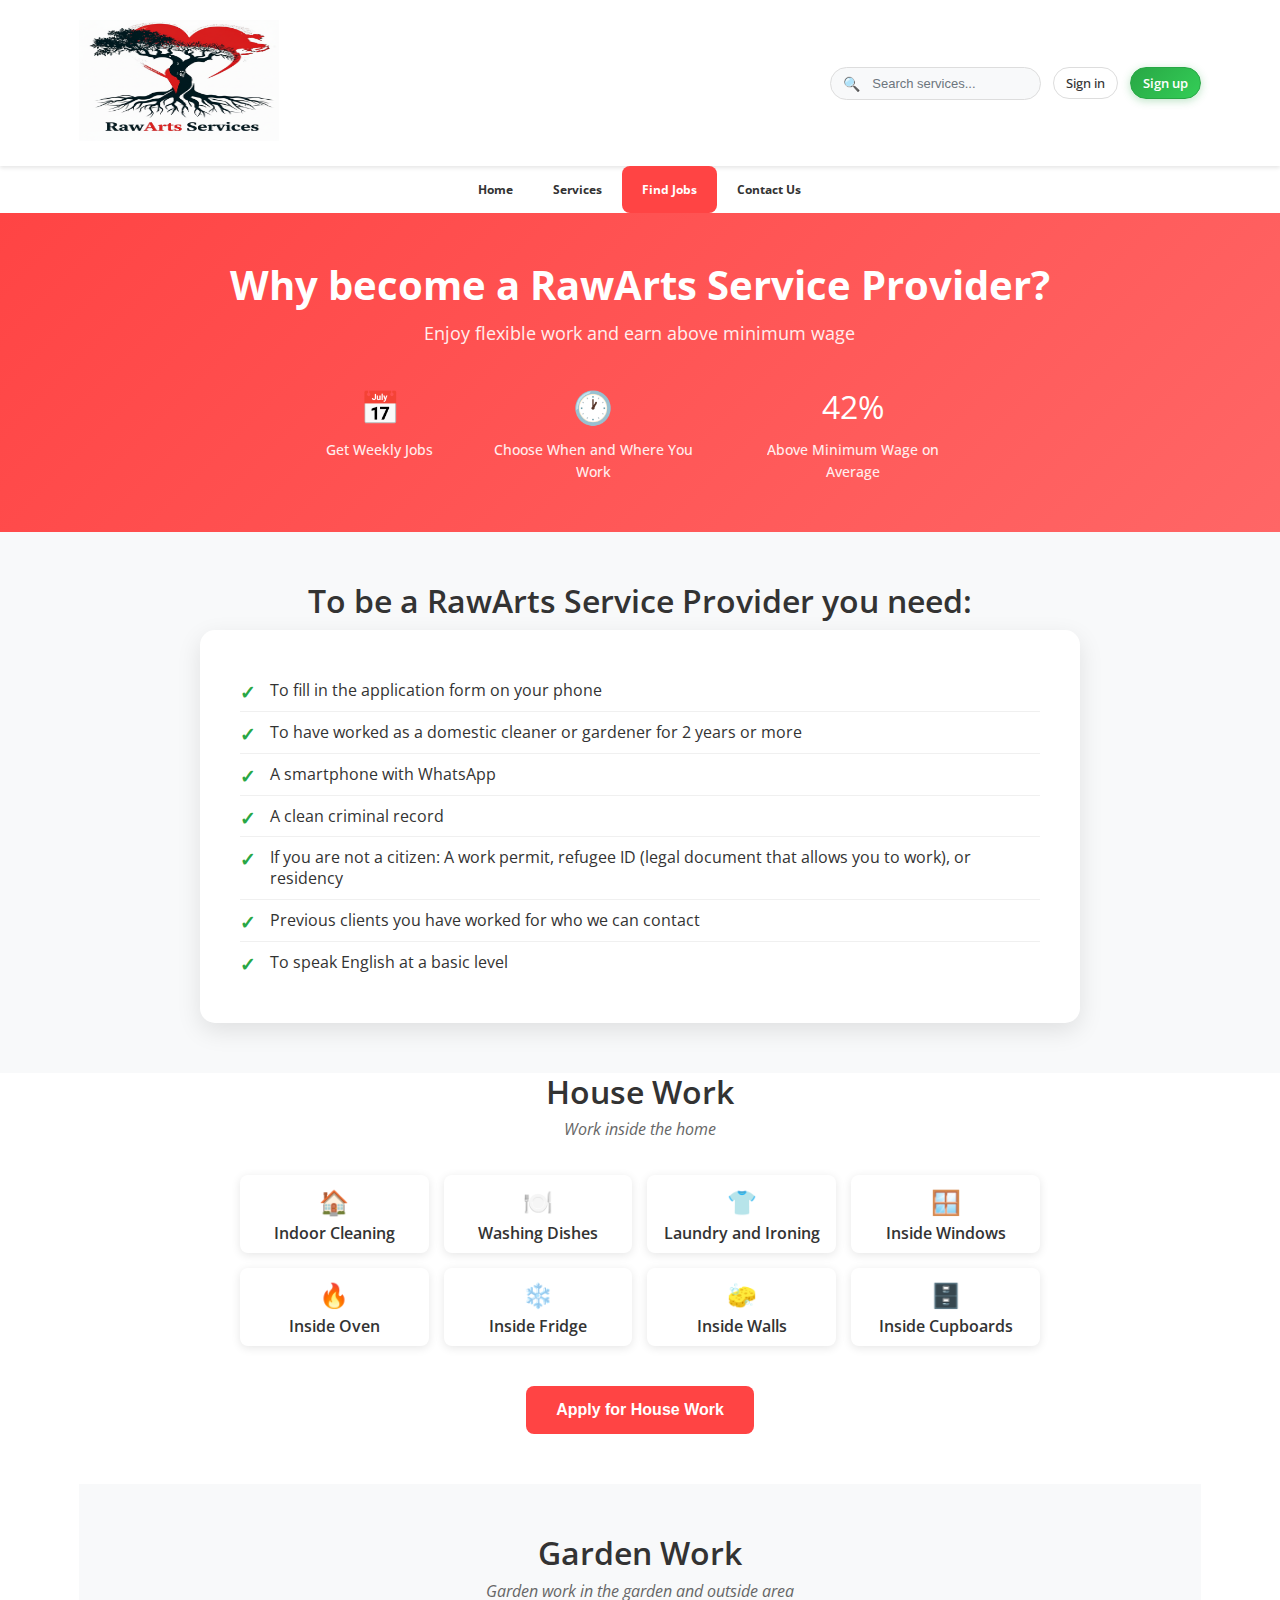
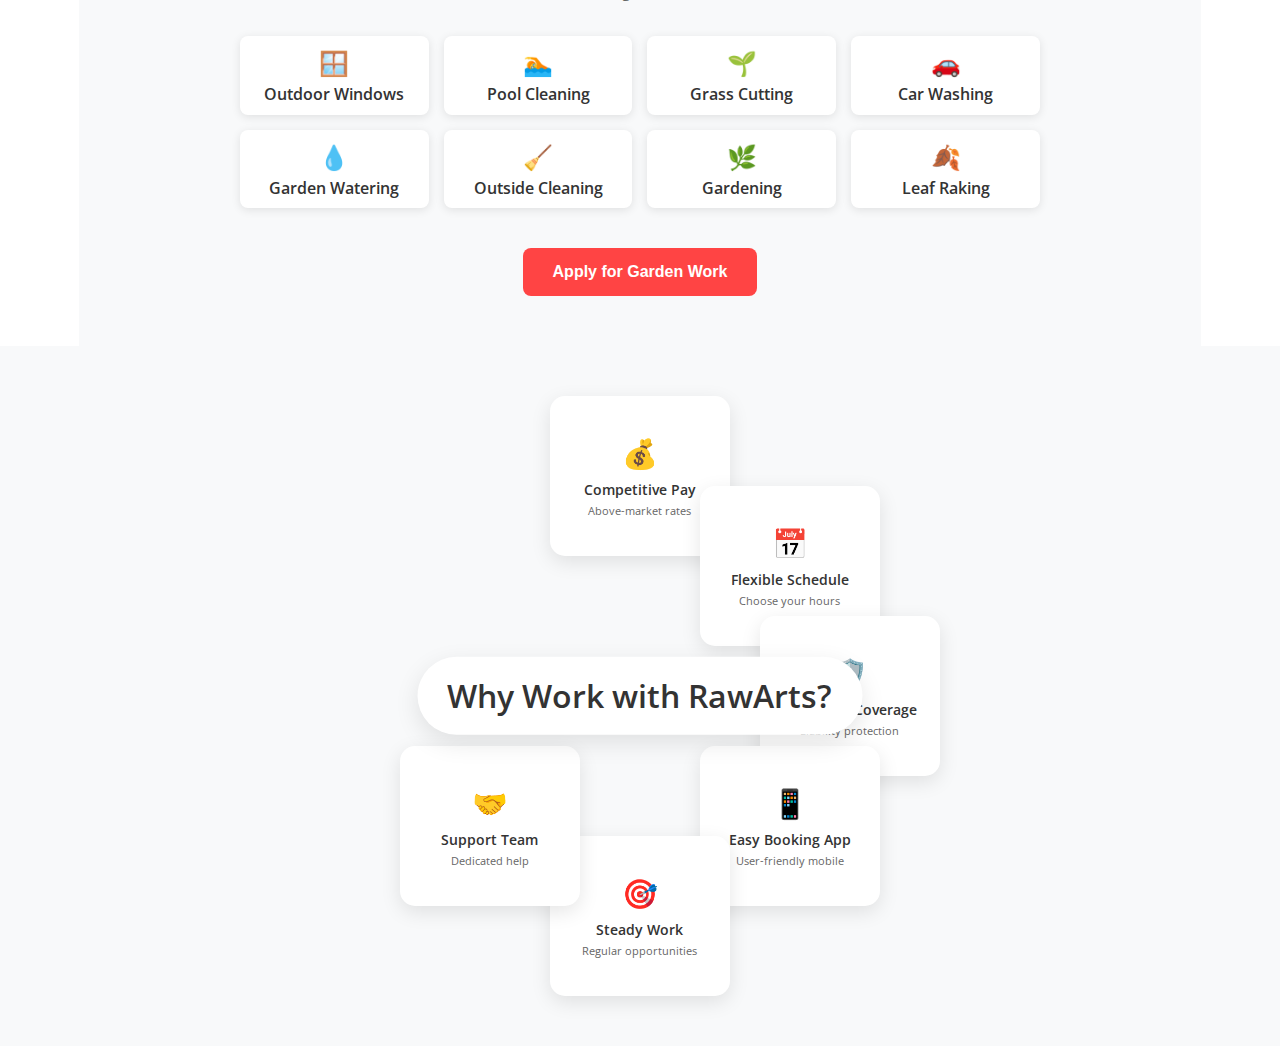
<file: apply-jobs.html>
<!DOCTYPE html>
<html lang="en">
<head>
    <meta charset="UTF-8">
    <meta name="viewport" content="width=device-width, initial-scale=1.0">
    <title>Apply for Jobs - RawArts Service</title>
    <link href="https://fonts.googleapis.com/css2?family=Open+Sans:wght@300;400;500;600;700&display=swap" rel="stylesheet">
    <style>
        body {
            margin: 0;
            padding: 0;
            display: flex;
            justify-content: center;
            background-color: white;
            font-family: "Open Sans", sans-serif;
        }
        .page-container {
            width: 297mm;
            max-width: 100%;
            background-color: white;
            min-height: 100vh;
        }
        .header {
            width: 100vw;
            margin-left: calc(-50vw + 50%);
            background-color: white;
            box-shadow: 0 2px 4px rgba(0,0,0,0.1);
        }
        .header-content {
            display: flex;
            justify-content: space-between;
            align-items: center;
            padding: 20px;
            max-width: 297mm;
            margin: 0 auto;
        }
        .header-nav {
            display: flex;
            gap: 12px;
            align-items: center;
        }
        .header-nav a {
            text-decoration: none;
            color: #333;
            font-weight: 500;
            padding: 6px 12px;
            border-radius: 20px;
            transition: all 0.3s ease;
            border: 1px solid #ddd;
            font-size: 13px;
        }
        .header-nav a:hover {
            background-color: #f0f0f0;
            color: #007bff;
        }
        .header-nav a[href*="signup"] {
            background: linear-gradient(135deg, #28a745 0%, #34ce57 100%) !important;
            color: white !important;
            border: 1px solid #28a745 !important;
            font-weight: 600;
            box-shadow: 0 2px 8px rgba(40, 167, 69, 0.3) !important;
            transform: translateY(0);
            transition: all 0.3s ease;
        }
        .header-nav a[href*="signup"]:hover {
            background: linear-gradient(135deg, #218838 0%, #28a745 100%) !important;
            border-color: #218838 !important;
            color: white !important;
            box-shadow: 0 4px 12px rgba(40, 167, 69, 0.4) !important;
            transform: translateY(-2px) !important;
        }
        .search-container {
            display: flex;
            align-items: center;
            background-color: #f8f9fa;
            border: 1px solid #ddd;
            border-radius: 20px;
            padding: 6px 12px;
            transition: all 0.3s ease;
        }
        .search-container:focus-within {
            border-color: #007bff;
            box-shadow: 0 0 0 2px rgba(0, 123, 255, 0.25);
        }
        .search-input {
            border: none;
            background: transparent;
            outline: none;
            padding: 2px 6px;
            font-size: 13px;
            width: 150px;
        }
        .search-input::placeholder {
            color: #6c757d;
        }
        .search-icon {
            font-size: 14px;
            color: #6c757d;
            margin-right: 6px;
        }
        .logo {
            height: 121px;
            width: 200px;
        }
        .menu-bar {
            width: 100vw;
            margin-left: calc(-50vw + 50%);
            background-color: transparent;
        }
        .menu-content {
            max-width: 297mm;
            margin: 0 auto;
            padding: 0 20px;
        }
        .menu-nav {
            display: flex;
            list-style: none;
            margin: 0;
            padding: 0;
            gap: 0;
            justify-content: center;
        }
        .menu-nav li {
            position: relative;
        }
        .menu-nav a {
            display: block;
            padding: 15px 20px;
            text-decoration: none;
            color: #333;
            font-weight: bold;
            font-size: 12px;
            border-radius: 8px;
            transition: all 0.3s ease;
        }
        .menu-nav a:hover, .menu-nav a.active {
            background-color: #ff4444;
            color: white;
        }
        .hero-section {
            width: 100vw;
            margin-left: calc(-50vw + 50%);
            background: linear-gradient(135deg, #ff4444 0%, #ff6666 100%);
            color: white;
            text-align: center;
            padding: 50px 0;
            position: relative;
        }
        .hero-content {
            max-width: 297mm;
            margin: 0 auto;
            padding: 0 20px;
        }
        .hero-section h1 {
            font-size: 2.5rem;
            margin: 0 0 15px 0;
            font-weight: 700;
            line-height: 1.1;
        }
        .hero-section p {
            font-size: 1.1rem;
            margin: 0 0 30px 0;
            opacity: 0.9;
            max-width: 600px;
            margin-left: auto;
            margin-right: auto;
            line-height: 1.3;
        }
        .stats-row {
            display: flex;
            justify-content: center;
            gap: 60px;
            margin-top: 40px;
            flex-wrap: wrap;
        }
        .stat-item {
            text-align: center;
            max-width: 200px;
        }
        .stat-number {
            font-size: 2rem;
            display: block;
            margin-bottom: 10px;
        }
        .stat-label {
            font-size: 0.9rem;
            opacity: 0.9;
            font-weight: 500;
        }
        .requirements-section {
            width: 100vw;
            margin-left: calc(-50vw + 50%);
            background-color: #f8f9fa;
            padding: 50px 0;
        }
        .requirements-content {
            max-width: 297mm;
            margin: 0 auto;
            padding: 0 20px;
        }
        .requirements-section h2 {
            text-align: center;
            font-size: 2rem;
            color: #333;
            margin: 0 0 10px 0;
            font-weight: 600;
            line-height: 1.2;
        }
        .requirements-list {
            background: white;
            border-radius: 15px;
            padding: 40px;
            box-shadow: 0 8px 25px rgba(0,0,0,0.1);
            max-width: 800px;
            margin: 0 auto;
        }
        .requirements-list ul {
            list-style: none;
            padding: 0;
            margin: 0;
        }
        .requirements-list li {
            padding: 10px 0;
            color: #333;
            position: relative;
            padding-left: 30px;
            font-size: 1rem;
            border-bottom: 1px solid #f0f0f0;
            line-height: 1.3;
        }
        .requirements-list li:last-child {
            border-bottom: none;
        }
        .requirements-list li:before {
            content: "✓";
            position: absolute;
            left: 0;
            color: #28a745;
            font-weight: bold;
            font-size: 1.2rem;
        }
        .house-work-section {
            padding: 0 20px 50px 20px;
            max-width: 1200px;
            margin: 0 auto;
        }
        .house-work-content h2 {
            text-align: center;
            font-size: 2rem;
            color: #333;
            margin: 0 0 8px 0;
            font-weight: 600;
            line-height: 1.2;
        }
        .section-subtitle {
            text-align: center;
            font-size: 1rem;
            color: #666;
            margin: 0 0 35px 0;
            font-style: italic;
            line-height: 1.3;
        }
        .house-work-grid {
            display: grid;
            grid-template-columns: repeat(auto-fit, minmax(150px, 1fr));
            gap: 15px;
            max-width: 800px;
            margin: 0 auto;
        }
        .task-card {
            background: white;
            padding: 8px;
            border-radius: 8px;
            box-shadow: 0 2px 10px rgba(0,0,0,0.1);
            text-align: center;
            transition: transform 0.3s ease, box-shadow 0.3s ease;
            border: 2px solid transparent;
        }
        .task-card:hover {
            transform: translateY(-3px);
            box-shadow: 0 8px 20px rgba(0,0,0,0.15);
            border-color: #ff4444;
        }
        .task-icon {
            font-size: 1.5rem;
            margin-bottom: 6px;
            display: block;
        }
        .task-card h4 {
            font-size: 1rem;
            color: #333;
            margin: 0;
            font-weight: 600;
            line-height: 1.2;
        }
        .garden-work-section {
            padding: 50px 20px;
            max-width: 1200px;
            margin: 0 auto;
            background-color: #f8f9fa;
        }
        .garden-work-content h2 {
            text-align: center;
            font-size: 2rem;
            color: #333;
            margin: 0 0 8px 0;
            font-weight: 600;
            line-height: 1.2;
        }
        .garden-work-grid {
            display: grid;
            grid-template-columns: repeat(auto-fit, minmax(150px, 1fr));
            gap: 15px;
            max-width: 800px;
            margin: 0 auto;
        }
        .apply-section {
            text-align: center;
            margin-top: 40px;
        }
        .apply-btn {
            background-color: #ff4444;
            color: white;
            border: none;
            padding: 15px 30px;
            font-size: 16px;
            font-weight: 600;
            border-radius: 8px;
            cursor: pointer;
            transition: all 0.3s ease;
        }
        .apply-btn:hover {
            background-color: #ff2222;
            transform: translateY(-2px);
            box-shadow: 0 4px 15px rgba(255, 68, 68, 0.3);
        }
        .application-form-container {
            max-width: 800px;
            margin: -60px auto 60px auto;
            padding: 40px;
            background: white;
            border-radius: 20px;
            box-shadow: 0 10px 30px rgba(0,0,0,0.1);
            position: relative;
            z-index: 10;
        }
        .step-indicator {
            display: flex;
            justify-content: center;
            margin-bottom: 30px;
            gap: 10px;
        }
        .step-dot {
            width: 12px;
            height: 12px;
            border-radius: 50%;
            background-color: #ddd;
            transition: background-color 0.3s ease;
        }
        .step-dot.active {
            background-color: #ff4444;
        }
        .step-dot.completed {
            background-color: #28a745;
        }
        .form-step {
            display: none;
        }
        .form-step.active {
            display: block;
        }
        .step-navigation {
            display: flex;
            justify-content: space-between;
            margin-top: 30px;
            gap: 15px;
        }
        .step-btn {
            padding: 12px 24px;
            border: none;
            border-radius: 8px;
            font-size: 16px;
            font-weight: 600;
            cursor: pointer;
            transition: all 0.3s ease;
        }
        .prev-btn {
            background-color: #6c757d;
            color: white;
        }
        .prev-btn:hover {
            background-color: #5a6268;
        }
        .next-btn {
            background-color: #ff4444;
            color: white;
        }
        .next-btn:hover {
            background-color: #ff2222;
        }
        .step-btn:disabled {
            background-color: #ddd;
            color: #999;
            cursor: not-allowed;
        }
        .form-section {
            margin-bottom: 40px;
        }
        .form-section h3 {
            font-size: 1.3rem;
            color: #333;
            margin: 0 0 20px 0;
            font-weight: 600;
            border-bottom: 2px solid #ff4444;
            padding-bottom: 8px;
            line-height: 1.2;
        }
        .form-group {
            margin-bottom: 20px;
        }
        .form-group label {
            display: block;
            font-weight: 600;
            color: #333;
            margin-bottom: 8px;
        }
        .form-group input,
        .form-group select,
        .form-group textarea {
            width: 100%;
            padding: 12px 16px;
            border: 2px solid #ddd;
            border-radius: 8px;
            font-size: 16px;
            font-family: "Open Sans", sans-serif;
            transition: border-color 0.3s ease;
            box-sizing: border-box;
        }
        .form-group input:focus,
        .form-group select:focus,
        .form-group textarea:focus {
            outline: none;
            border-color: #ff4444;
        }
        .form-row {
            display: grid;
            grid-template-columns: 1fr 1fr;
            gap: 20px;
        }
        .address-grid {
            display: grid;
            grid-template-columns: 1fr 1fr;
            gap: 15px;
            margin-top: 10px;
        }
        .checkbox-group {
            display: grid;
            grid-template-columns: repeat(auto-fit, minmax(200px, 1fr));
            gap: 15px;
            margin-top: 10px;
        }
        .checkbox-item {
            display: flex;
            align-items: center;
            gap: 8px;
        }
        .checkbox-item input[type="checkbox"] {
            width: auto;
            margin: 0;
        }
        .checkbox-item label {
            margin: 0;
            font-weight: normal;
            cursor: pointer;
        }
        .address-grid {
            display: grid;
            grid-template-columns: 1fr 1fr;
            gap: 15px;
            margin-top: 10px;
        }
        .address-grid .form-group {
            margin-bottom: 15px;
        }
        .address-grid .form-group label {
            font-size: 0.9rem;
            margin-bottom: 5px;
        }
        .file-upload-area {
            border: 2px dashed #ddd;
            border-radius: 8px;
            padding: 30px;
            text-align: center;
            background-color: #f8f9fa;
            transition: all 0.3s ease;
            cursor: pointer;
        }
        .file-upload-area:hover {
            border-color: #ff4444;
            background-color: #fff5f5;
        }
        .file-upload-text {
            color: #666;
            font-size: 14px;
        }
        .submit-btn {
            width: 100%;
            background: linear-gradient(135deg, #ff4444 0%, #ff6666 100%);
            color: white;
            border: none;
            padding: 18px;
            font-size: 18px;
            font-weight: 600;
            border-radius: 12px;
            cursor: pointer;
            transition: all 0.3s ease;
            margin-top: 20px;
        }
        .submit-btn:hover {
            transform: translateY(-2px);
            box-shadow: 0 8px 25px rgba(255, 68, 68, 0.3);
        }
        .benefits-section {
            width: 100vw;
            margin-left: calc(-50vw + 50%);
            background-color: #f8f9fa;
            padding: 50px 0;
        }
        .benefits-content {
            max-width: 297mm;
            margin: 0 auto;
            padding: 0 20px;
            position: relative;
        }
        .benefits-section h2 {
            text-align: center;
            font-size: 2rem;
            color: #333;
            margin: 0;
            font-weight: 600;
            line-height: 1.2;
            position: absolute;
            top: 50%;
            left: 50%;
            transform: translate(-50%, -50%);
            z-index: 10;
            background: white;
            padding: 20px 30px;
            border-radius: 50px;
            box-shadow: 0 8px 25px rgba(0,0,0,0.1);
        }
        .benefits-circle {
            position: relative;
            width: 600px;
            height: 600px;
            margin: 0 auto;
        }
        .benefit-card {
            position: absolute;
            background: white;
            padding: 20px;
            border-radius: 15px;
            box-shadow: 0 6px 20px rgba(0,0,0,0.1);
            text-align: center;
            transition: transform 0.3s ease;
            width: 140px;
            height: 120px;
            display: flex;
            flex-direction: column;
            justify-content: center;
            align-items: center;
        }
        .benefit-card:hover {
            transform: translateY(-5px) scale(1.05);
        }
        .benefit-card:nth-child(1) {
            top: 0;
            left: 50%;
            transform: translateX(-50%);
        }
        .benefit-card:nth-child(2) {
            top: 15%;
            right: 10%;
        }
        .benefit-card:nth-child(3) {
            top: 50%;
            right: 0;
            transform: translateY(-50%);
        }
        .benefit-card:nth-child(4) {
            bottom: 15%;
            right: 10%;
        }
        .benefit-card:nth-child(5) {
            bottom: 0;
            left: 50%;
            transform: translateX(-50%);
        }
        .benefit-card:nth-child(6) {
            bottom: 15%;
            left: 10%;
        }
        .benefit-card:nth-child(7) {
            top: 50%;
            left: 0;
            transform: translateY(-50%);
        }
        .benefit-card:nth-child(8) {
            top: 15%;
            left: 10%;
        }
        .benefit-icon {
            font-size: 1.8rem;
            margin-bottom: 8px;
            display: block;
        }
        .benefit-card h3 {
            font-size: 0.9rem;
            color: #333;
            margin: 0 0 5px 0;
            font-weight: 600;
        }
        .benefit-card p {
            color: #666;
            line-height: 1.3;
            margin: 0;
            font-size: 0.7rem;
        }
        .required-text {
            color: #ff4444;
            font-size: 12px;
        }
        .optional-text {
            color: #666;
            font-size: 12px;
            font-weight: normal;
        }
        @media (max-width: 768px) {
            .hero-section h1 {
                font-size: 2.2rem;
            }
            .hero-section p {
                font-size: 1.1rem;
            }
            .form-row {
                grid-template-columns: 1fr;
            }
            .application-form-container {
                margin: -40px 20px 40px 20px;
                padding: 25px;
            }
            .checkbox-group {
                grid-template-columns: 1fr;
            }
            .benefits-grid {
                grid-template-columns: 1fr;
                gap: 20px;
            }
        }
    </style>
</head>
<body>
    <div class="page-container">
        <header class="header">
            <div class="header-content">
                <a href="index.html"><img src="RawArtsLogo.png" alt="RawArts" class="logo"></a>
                <nav class="header-nav">
                    <div class="search-container">
                        <span class="search-icon">🔍</span>
                        <input type="text" class="search-input" placeholder="Search services...">
                    </div>
                    <a href="#signin">Sign in</a>
                    <a href="accounts/signup.html">Sign up</a>
                </nav>
            </div>
        </header>

        <nav class="menu-bar">
            <div class="menu-content">
                <ul class="menu-nav">
                    <li><a href="index.html">Home</a></li>
                    <li><a href="services.html">Services</a></li>
                    <li><a href="apply-jobs.html" class="active">Find Jobs</a></li>
                    <li><a href="contact.html">Contact Us</a></li>
                </ul>
            </div>
        </nav>

        <div class="hero-section">
            <div class="hero-content">
                <h1>Why become a RawArts Service Provider?</h1>
                <p>Enjoy flexible work and earn above minimum wage</p>
                
                <div class="stats-row">
                    <div class="stat-item">
                        <span class="stat-number">📅</span>
                        <span class="stat-label">Get Weekly Jobs</span>
                    </div>
                    <div class="stat-item">
                        <span class="stat-number">🕐</span>
                        <span class="stat-label">Choose When and Where You Work</span>
                    </div>
                    <div class="stat-item">
                        <span class="stat-number">42%</span>
                        <span class="stat-label">Above Minimum Wage on Average</span>
                    </div>
                </div>
            </div>
        </div>

        <div class="requirements-section">
            <div class="requirements-content">
                <h2>To be a RawArts Service Provider you need:</h2>
                <div class="requirements-list">
                    <ul>
                        <li>To fill in the application form on your phone</li>
                        <li>To have worked as a domestic cleaner or gardener for 2 years or more</li>
                        <li>A smartphone with WhatsApp</li>
                        <li>A clean criminal record</li>
                        <li>If you are not a citizen: A work permit, refugee ID (legal document that allows you to work), or residency</li>
                        <li>Previous clients you have worked for who we can contact</li>
                        <li>To speak English at a basic level</li>
                    </ul>
                </div>
            </div>
        </div>

        <div class="house-work-section">
            <div class="house-work-content">
                <h2>House Work</h2>
                <p class="section-subtitle">Work inside the home</p>
                <div class="house-work-grid">
                    <div class="task-card">
                        <div class="task-icon">🏠</div>
                        <h4>Indoor Cleaning</h4>
                    </div>
                    <div class="task-card">
                        <div class="task-icon">🍽️</div>
                        <h4>Washing Dishes</h4>
                    </div>
                    <div class="task-card">
                        <div class="task-icon">👕</div>
                        <h4>Laundry and Ironing</h4>
                    </div>
                    <div class="task-card">
                        <div class="task-icon">🪟</div>
                        <h4>Inside Windows</h4>
                    </div>
                    <div class="task-card">
                        <div class="task-icon">🔥</div>
                        <h4>Inside Oven</h4>
                    </div>
                    <div class="task-card">
                        <div class="task-icon">❄️</div>
                        <h4>Inside Fridge</h4>
                    </div>
                    <div class="task-card">
                        <div class="task-icon">🧽</div>
                        <h4>Inside Walls</h4>
                    </div>
                    <div class="task-card">
                        <div class="task-icon">🗄️</div>
                        <h4>Inside Cupboards</h4>
                    </div>
                </div>
                <div class="apply-section">
                    <button class="apply-btn" onclick="window.location.href='application-form.html'">Apply for House Work</button>
                </div>
            </div>
        </div>

        <div class="garden-work-section">
            <div class="garden-work-content">
                <h2>Garden Work</h2>
                <p class="section-subtitle">Garden work in the garden and outside area</p>
                <div class="garden-work-grid">
                    <div class="task-card">
                        <div class="task-icon">🪟</div>
                        <h4>Outdoor Windows</h4>
                    </div>
                    <div class="task-card">
                        <div class="task-icon">🏊</div>
                        <h4>Pool Cleaning</h4>
                    </div>
                    <div class="task-card">
                        <div class="task-icon">🌱</div>
                        <h4>Grass Cutting</h4>
                    </div>
                    <div class="task-card">
                        <div class="task-icon">🚗</div>
                        <h4>Car Washing</h4>
                    </div>
                    <div class="task-card">
                        <div class="task-icon">💧</div>
                        <h4>Garden Watering</h4>
                    </div>
                    <div class="task-card">
                        <div class="task-icon">🧹</div>
                        <h4>Outside Cleaning</h4>
                    </div>
                    <div class="task-card">
                        <div class="task-icon">🌿</div>
                        <h4>Gardening</h4>
                    </div>
                    <div class="task-card">
                        <div class="task-icon">🍂</div>
                        <h4>Leaf Raking</h4>
                    </div>
                </div>
                <div class="apply-section">
                    <button class="apply-btn" onclick="window.location.href='application-form.html'">Apply for Garden Work</button>
                </div>
            </div>
        </div>

        <div class="benefits-section">
            <div class="benefits-content">
                <h2>Why Work with RawArts?</h2>
                <div class="benefits-circle">
                    <div class="benefit-card">
                        <span class="benefit-icon">💰</span>
                        <h3>Competitive Pay</h3>
                        <p>Above-market rates</p>
                    </div>
                    <div class="benefit-card">
                        <span class="benefit-icon">📅</span>
                        <h3>Flexible Schedule</h3>
                        <p>Choose your hours</p>
                    </div>
                    <div class="benefit-card">
                        <span class="benefit-icon">🛡️</span>
                        <h3>Insurance Coverage</h3>
                        <p>Liability protection</p>
                    </div>
                    <div class="benefit-card">
                        <span class="benefit-icon">📱</span>
                        <h3>Easy Booking App</h3>
                        <p>User-friendly mobile</p>
                    </div>
                    <div class="benefit-card">
                        <span class="benefit-icon">🎯</span>
                        <h3>Steady Work</h3>
                        <p>Regular opportunities</p>
                    </div>
                    <div class="benefit-card">
                        <span class="benefit-icon">🤝</span>
                        <h3>Support Team</h3>
                        <p>Dedicated help</p>
                    </div>
                </div>
            </div>
        </div>
    </div>

    <script>
        // File upload functionality
        const fileUploadArea = document.querySelector('.file-upload-area');
        const fileInput = document.getElementById('file-input');
        const fileUploadText = document.querySelector('.file-upload-text');

        fileInput.addEventListener('change', function() {
            const files = this.files;
            if (files.length > 0) {
                fileUploadText.textContent = `${files.length} file(s) selected`;
            } else {
                fileUploadText.textContent = 'Click to upload files or drag and drop';
            }
        });

        // Drag and drop functionality
        fileUploadArea.addEventListener('dragover', function(e) {
            e.preventDefault();
            this.style.borderColor = '#ff4444';
            this.style.backgroundColor = '#fff5f5';
        });

        fileUploadArea.addEventListener('dragleave', function(e) {
            e.preventDefault();
            this.style.borderColor = '#ddd';
            this.style.backgroundColor = '#f8f9fa';
        });

        fileUploadArea.addEventListener('drop', function(e) {
            e.preventDefault();
            this.style.borderColor = '#ddd';
            this.style.backgroundColor = '#f8f9fa';
            
            const files = e.dataTransfer.files;
            fileInput.files = files;
            
            if (files.length > 0) {
                fileUploadText.textContent = `${files.length} file(s) selected`;
            }
        });

        // Multi-step form navigation
        let currentStep = 1;
        const totalSteps = 4;

        function nextStep() {
            if (validateCurrentStep()) {
                if (currentStep < totalSteps) {
                    document.getElementById(`step-${currentStep}`).classList.remove('active');
                    currentStep++;
                    document.getElementById(`step-${currentStep}`).classList.add('active');
                    updateStepIndicator();
                }
            }
        }

        function prevStep() {
            if (currentStep > 1) {
                document.getElementById(`step-${currentStep}`).classList.remove('active');
                currentStep--;
                document.getElementById(`step-${currentStep}`).classList.add('active');
                updateStepIndicator();
            }
        }

        function updateStepIndicator() {
            const dots = document.querySelectorAll('.step-dot');
            dots.forEach((dot, index) => {
                dot.classList.remove('active', 'completed');
                if (index + 1 === currentStep) {
                    dot.classList.add('active');
                } else if (index + 1 < currentStep) {
                    dot.classList.add('completed');
                }
            });
        }

        function validateCurrentStep() {
            const currentStepElement = document.getElementById(`step-${currentStep}`);
            const requiredFields = currentStepElement.querySelectorAll('[required]');
            let isValid = true;

            requiredFields.forEach(field => {
                if (!field.value.trim()) {
                    field.style.borderColor = '#ff4444';
                    isValid = false;
                } else {
                    field.style.borderColor = '#ddd';
                }
            });

            // Special validation for services checkboxes in step 2
            if (currentStep === 2) {
                const services = currentStepElement.querySelectorAll('input[name="services"]:checked');
                if (services.length === 0) {
                    alert('Please select at least one service you can provide.');
                    isValid = false;
                }
            }

            if (!isValid) {
                alert('Please fill in all required fields before proceeding.');
            }

            return isValid;
        }

        // Form submission
        document.getElementById('job-application-form').addEventListener('submit', function(e) {
            e.preventDefault();
            
            // Check if at least one service is selected
            const services = document.querySelectorAll('input[name="services"]:checked');
            if (services.length === 0) {
                alert('Please select at least one service you can provide.');
                return;
            }
            
            // Collect form data
            const formData = new FormData();
            
            // Add all form fields
            const inputs = this.querySelectorAll('input, select, textarea');
            inputs.forEach(input => {
                if (input.type === 'checkbox') {
                    if (input.checked) {
                        formData.append(input.name, input.value);
                    }
                } else if (input.type === 'file') {
                    for (let file of input.files) {
                        formData.append('files', file);
                    }
                } else {
                    formData.append(input.id, input.value);
                }
            });
            
            // Here you would typically send the data to your backend
            console.log('Application data:', Object.fromEntries(formData));
            
            // Show confirmation
            alert('Thank you for your application! We will review your information and contact you within 2-3 business days.');
            
            // Optionally redirect or reset form
            // this.reset();
        });

        // Search functionality
        document.querySelector('.search-input').addEventListener('input', function() {
            const searchTerm = this.value.toLowerCase();
            // Add search functionality if needed
        });
    </script>
</body>
</html>
</file>
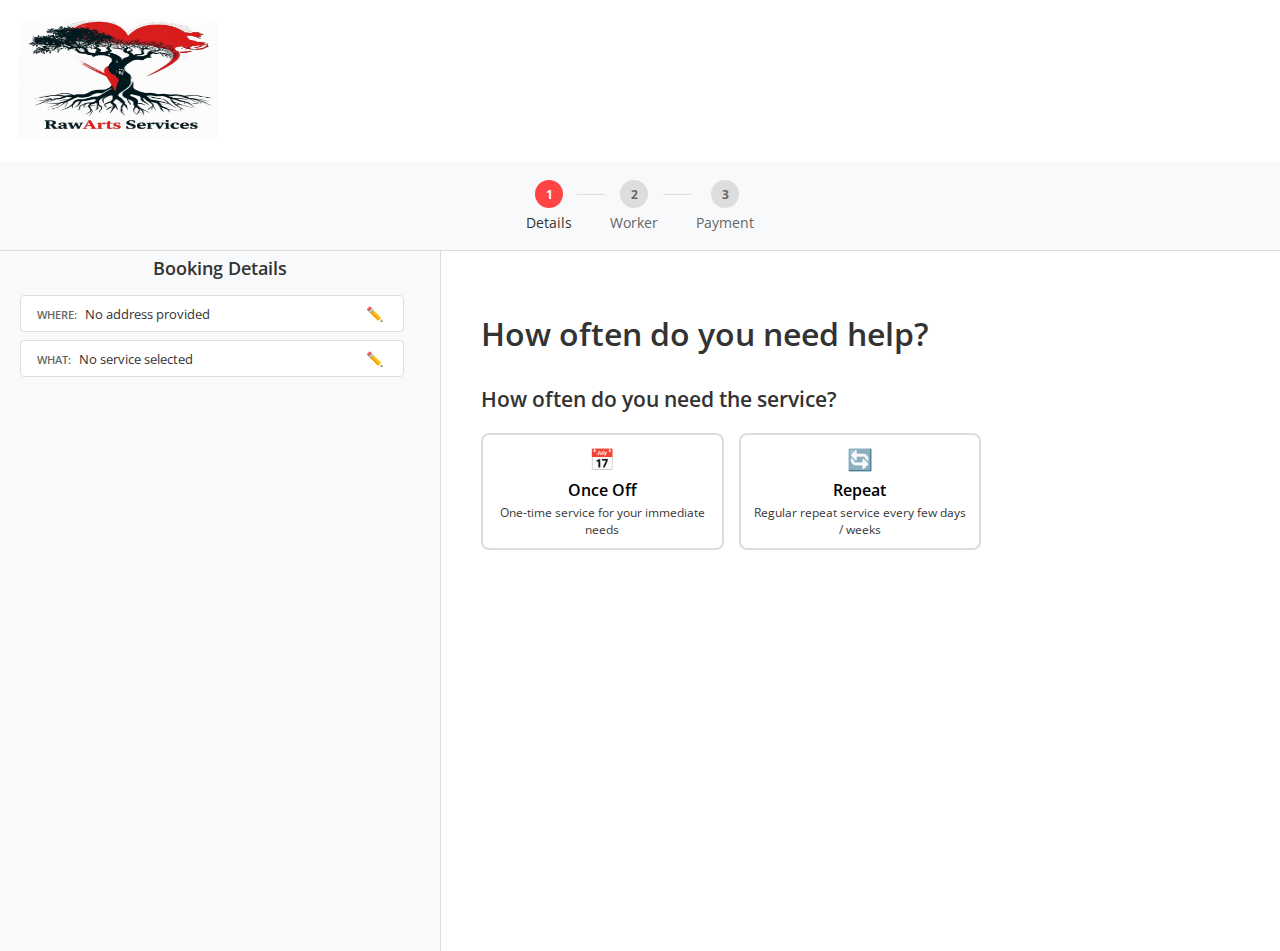
<file: booking-details.html>
<!DOCTYPE html>
<html lang="en">
<head>
    <meta charset="UTF-8">
    <meta name="viewport" content="width=device-width, initial-scale=1.0">
    <title>Book Your Service - RawArts Service</title>
    <link href="https://fonts.googleapis.com/css2?family=Open+Sans:wght@300;400;500;600;700&display=swap" rel="stylesheet">
    <style>
        body {
            margin: 0;
            padding: 0;
            background-color: #f8f9fa;
            font-family: "Open Sans", sans-serif;
        }
        .page-container {
            width: 100%;
            background-color: white;
            min-height: 100vh;
        }
        .header {
            width: 100%;
            background-color: white;
            box-shadow: 0 2px 4px rgba(0,0,0,0.1);
        }
        .header-content {
            display: flex;
            justify-content: space-between;
            align-items: center;
            padding: 18px;
            margin: 0 auto;
        }
        .logo {
            height: 121px;
            width: 200px;
        }
        .step-navigation {
            width: 100%;
            background-color: #f8f9fa;
            padding: 18px 0;
            border-bottom: 1px solid #ddd;
        }
        .step-nav-content {
            margin: 0 auto;
            padding: 0 18px;
        }
        .steps {
            display: flex;
            justify-content: center;
            align-items: center;
            gap: 38px;
            position: relative;
        }
        .step:not(:last-child)::after {
            content: '';
            position: absolute;
            top: 14px;
            right: -33px;
            width: 28px;
            height: 1px;
            background-color: #ddd;
            z-index: 1;
        }
        .step {
            display: flex;
            flex-direction: column;
            align-items: center;
            gap: 5px;
            position: relative;
            z-index: 2;
        }
        .step-number {
            width: 28px;
            height: 28px;
            border-radius: 50%;
            display: flex;
            align-items: center;
            justify-content: center;
            font-weight: bold;
            font-size: 12px;
        }
        .step.active .step-number {
            background-color: #ff4444;
            color: white;
        }
        .step.inactive .step-number {
            background-color: #ddd;
            color: #666;
        }
        .step-label {
            font-weight: normal;
            color: #333;
            font-size: 14px;
        }
        .step.inactive .step-label {
            color: #666;
        }
        .main-content {
            display: flex;
            min-height: calc(100vh - 200px);
        }
        .left-panel {
            width: 400px;
            background-color: #f8f9fa;
            padding: 5px 20px 20px 20px;
            border-right: 1px solid #ddd;
        }
        .summary-section {
            margin-bottom: 20px;
        }
        .summary-title {
            font-size: 1.1rem;
            font-weight: 600;
            color: #333;
            margin-bottom: 15px;
            text-align: center;
        }
        .summary-item {
            margin-bottom: 8px;
            padding: 4px 16px;
            background: white;
            border-radius: 4px;
            border: 1px solid #ddd;
            display: flex;
            justify-content: space-between;
            align-items: center;
            position: relative;
            transition: border-color 0.3s ease;
            width: 100%;
            max-width: 350px;
        }
        .summary-item:hover {
            border-color: #28a745;
        }
        .summary-content {
            display: flex;
            gap: 8px;
            align-items: baseline;
            flex: 1;
        }
        .summary-label {
            font-weight: 600;
            color: #666;
            font-size: 11px;
            text-transform: uppercase;
            flex-shrink: 0;
        }
        .summary-value {
            color: #333;
            font-size: 13px;
        }
        .edit-icon {
            cursor: pointer;
            color: #666;
            font-size: 14px;
            padding: 4px;
            border-radius: 4px;
            transition: all 0.3s ease;
        }
        .edit-icon:hover {
            background-color: #f0f0f0;
            color: #ff4444;
        }
        .right-content {
            flex: 1;
            padding: 40px;
        }
        .content-title {
            font-size: 2rem;
            color: #333;
            margin-bottom: 30px;
            font-weight: 600;
        }
        .form-section {
            margin-bottom: 40px;
        }
        .section-title {
            font-size: 1.3rem;
            color: #333;
            margin-bottom: 20px;
            font-weight: 600;
        }
        .frequency-options {
            display: grid;
            grid-template-columns: 1fr 1fr;
            gap: 15px;
            margin-bottom: 30px;
            max-width: 500px;
        }
        .frequency-option {
            border: 2px solid #ddd;
            border-radius: 8px;
            padding: 10px 12px;
            text-align: center;
            cursor: pointer;
            transition: all 0.3s ease;
            background: white;
        }
        .frequency-option:hover {
            border-color: #28a745;
            background-color: #f8fff9;
        }
        .frequency-option.selected {
            border-color: #28a745;
            background-color: #28a745;
            color: white;
        }
        .frequency-option.disabled {
            background-color: #f5f5f5;
            border-color: #e0e0e0;
            color: #999;
            cursor: not-allowed;
            opacity: 0.6;
        }
        .frequency-option.disabled:hover {
            border-color: #e0e0e0;
            background-color: #f5f5f5;
        }
        .frequency-icon {
            font-size: 1.3rem;
            margin-bottom: 6px;
            display: block;
        }
        .frequency-title {
            font-size: 1rem;
            font-weight: 600;
            margin-bottom: 3px;
        }
        .frequency-description {
            font-size: 0.75rem;
            opacity: 0.8;
        }
        
        /* Time Selection Styles */
        .time-selection-section {
            margin-top: 20px;
            padding: 20px;
            background: white;
            border-radius: 8px;
            border: 1px solid #ddd;
        }
        .time-selection-section h3 {
            margin: 0 0 15px 0;
            color: #333;
            font-size: 1.1rem;
        }
        .time-slots h4 {
            margin: 0 0 15px 0;
            color: #333;
        }
        .slots-grid {
            display: grid;
            grid-template-columns: repeat(auto-fit, minmax(120px, 1fr));
            gap: 10px;
        }
        .time-slot {
            padding: 10px;
            background: white;
            border: 2px solid #ddd;
            border-radius: 6px;
            cursor: pointer;
            text-align: center;
            font-size: 14px;
            font-weight: 500;
            transition: all 0.3s ease;
        }
        .time-slot:hover {
            border-color: #28a745;
            background: #f8fff9;
        }
        .time-slot.selected {
            border-color: #28a745;
            background: #28a745;
            color: white;
        }
        .time-slot.disabled {
            background: #f5f5f5;
            color: #999;
            cursor: not-allowed;
            border-color: #e0e0e0;
        }
        
        /* Estimation Window Styles */
        .estimation-window {
            margin-top: 15px;
            display: none;
            max-width: 350px;
        }
        .estimation-item {
            margin-bottom: 8px;
            padding: 4px 16px;
            background: #000000;
            border-radius: 4px;
            border: 1px solid #333333;
            width: 100%;
            max-width: 350px;
        }
        .estimation-content {
            display: flex;
            flex-direction: row;
            width: 100%;
        }
        .estimation-half {
            flex: 1;
            text-align: center;
            padding: 8px 4px;
        }
        .estimation-half:first-child {
            border-right: 1px solid #555555;
        }
        .estimation-value {
            font-size: 1.1rem;
            font-weight: 700;
            color: white;
        }
        .estimation-separator {
            width: 80%;
            height: 1px;
            background-color: #666666;
            margin: 5px auto;
        }
        .estimation-label {
            font-size: 8px;
            color: #cccccc;
            text-transform: uppercase;
            font-weight: 600;
        }
        .estimation-note {
            margin-top: 5px;
            text-align: center;
            font-size: 0.7rem;
            color: #cccccc;
            font-style: italic;
            line-height: 1.2;
        }
        
        /* Detailed Booking Form Styles */
        .detailed-booking-section {
            margin-top: 20px;
            padding: 20px;
            background: white;
            border-radius: 8px;
            border: 1px solid #ddd;
            display: none;
            max-width: 500px;
        }
        .booking-header {
            margin-bottom: 20px;
        }
        .booking-title {
            font-size: 1.5rem;
            font-weight: 600;
            color: #333;
            margin-bottom: 8px;
        }
        .booking-subtitle {
            font-size: 0.9rem;
            color: #666;
            margin-bottom: 15px;
        }
        .form-group {
            margin-bottom: 25px;
        }
        .form-label {
            font-size: 1rem;
            font-weight: 600;
            color: #333;
            margin-bottom: 10px;
            display: block;
        }
        .home-size-options {
            display: grid;
            grid-template-columns: 1fr;
            gap: 8px;
            max-width: 400px;
        }
        .home-size-dropdown {
            width: 100%;
            max-width: 500px;
            padding: 12px 16px;
            border: 2px solid #28a745;
            border-radius: 25px;
            font-size: 1rem;
            background: white;
            cursor: pointer;
            transition: all 0.3s ease;
        }
        .home-size-dropdown:focus {
            border-color: #218838;
            outline: none;
        }
        .home-size-option {
            border: 2px solid #ddd;
            border-radius: 6px;
            padding: 12px 16px;
            cursor: pointer;
            transition: all 0.3s ease;
            background: white;
        }
        .home-size-option:hover {
            border-color: #28a745;
            background-color: #f8fff9;
        }
        .home-size-option.selected {
            border-color: #28a745;
            background-color: #28a745;
            color: white;
        }
        .extra-tasks {
            display: grid;
            grid-template-columns: repeat(auto-fit, minmax(150px, 1fr));
            gap: 8px;
            max-width: 600px;
        }
        .extra-task {
            border: 2px solid #28a745;
            border-radius: 25px;
            padding: 8px 12px;
            cursor: pointer;
            transition: all 0.3s ease;
            background: white;
            text-align: center;
            font-size: 0.9rem;
        }
        .extra-task:hover {
            border-color: #218838;
            background-color: #f8fff9;
        }
        .extra-task.selected {
            border-color: #28a745;
            background-color: #28a745;
            color: white;
        }
        .time-input-group {
            display: flex;
            gap: 15px;
            align-items: center;
            flex-wrap: nowrap;
        }
        .time-input-group .form-label {
            margin-bottom: 0;
            margin-right: 10px;
            white-space: nowrap;
        }
        .hour-selector {
            display: flex;
            align-items: center;
            gap: 15px;
            background: white;
            border: 2px solid #ddd;
            border-radius: 30px;
            padding: 10px 20px;
            flex-shrink: 0;
            box-shadow: 0 2px 4px rgba(0,0,0,0.05);
        }
        .hour-btn {
            background: white;
            color: #28a745;
            border: 2px solid #28a745;
            border-radius: 50%;
            width: 40px;
            height: 40px;
            cursor: pointer;
            font-size: 20px;
            font-weight: bold;
            display: flex;
            align-items: center;
            justify-content: center;
            transition: all 0.2s ease;
            box-shadow: 0 2px 4px rgba(0,0,0,0.1);
        }
        .hour-btn:hover {
            background: #f8fff9;
            border-color: #218838;
            color: #218838;
            transform: scale(1.05);
            box-shadow: 0 4px 8px rgba(0,0,0,0.15);
        }
        .hour-btn:active {
            transform: scale(0.95);
        }
        .hour-btn.disabled {
            background: #f5f5f5;
            color: #ccc;
            border-color: #ddd;
            cursor: not-allowed;
            opacity: 0.6;
        }
        .hour-btn.disabled:hover {
            background: #f5f5f5;
            color: #ccc;
            border-color: #ddd;
            transform: none;
            box-shadow: 0 2px 4px rgba(0,0,0,0.1);
        }
        .hour-display {
            font-size: 1.5rem;
            font-weight: 700;
            min-width: 60px;
            text-align: center;
            color: #333;
            margin: 0 5px;
        }
        .time-input {
            width: 100%;
            max-width: 500px;
            padding: 12px 16px;
            border: 2px solid #28a745;
            border-radius: 25px;
            font-size: 1rem;
            background: white;
            transition: all 0.3s ease;
        }
        .time-input:focus {
            border-color: #218838;
            outline: none;
        }
        .time-dropdown {
            width: auto;
            max-width: 300px;
            padding: 12px 16px;
            border: 2px solid #28a745;
            border-radius: 25px;
            font-size: 1rem;
            background: white;
            cursor: pointer;
            transition: all 0.3s ease;
        }
        .time-dropdown:focus {
            border-color: #218838;
            outline: none;
        }
        .date-selector {
            width: auto;
            max-width: 300px;
            padding: 12px 16px;
            border: 2px solid #28a745;
            border-radius: 25px;
            font-size: 1rem;
            background: white;
            cursor: pointer;
            transition: all 0.3s ease;
            display: flex;
            justify-content: space-between;
            align-items: center;
        }
        .date-selector:hover {
            border-color: #218838;
            background-color: #f8fff9;
        }
        .date-arrow {
            color: #28a745;
            font-size: 0.8rem;
        }
        .hidden-date-input {
            position: absolute;
            opacity: 0;
            pointer-events: none;
            z-index: -1;
        }
        .time-display {
            padding: 8px 12px;
            background: #28a745;
            color: white;
            border-radius: 6px;
            font-weight: 600;
        }
        .instructions-textarea {
            width: 100%;
            max-width: 500px;
            padding: 12px;
            border: 2px solid #ddd;
            border-radius: 6px;
            font-size: 16px;
            font-family: "Times New Roman", Times, serif;
            resize: vertical;
            min-height: 80px;
            background-color: #f9f9f9;
            color: #333;
        }
        .instructions-textarea::placeholder {
            color: #999;
            font-style: italic;
        }
        .instructions-textarea:focus {
            border-color: #28a745;
            outline: none;
        }
        .form-buttons {
            display: flex;
            gap: 15px;
            margin-top: 30px;
            justify-content: flex-start;
        }
        .back-btn {
            padding: 12px 24px;
            border: 2px solid #ddd;
            border-radius: 25px;
            background: white;
            color: #666;
            font-size: 1rem;
            font-weight: 600;
            cursor: pointer;
            transition: all 0.3s ease;
        }
        .back-btn:hover {
            border-color: #999;
            color: #333;
        }
        .find-provider-btn {
            padding: 12px 24px;
            border: 2px solid #28a745;
            border-radius: 25px;
            background: #28a745;
            color: white;
            font-size: 1rem;
            font-weight: 600;
            cursor: pointer;
            transition: all 0.3s ease;
        }
        .find-provider-btn:hover {
            background: #218838;
            border-color: #218838;
        }
        
        /* Loading Overlay Styles */
        .loading-overlay {
            position: fixed;
            top: 0;
            left: 0;
            width: 100%;
            height: 100%;
            background: white;
            z-index: 9999;
            display: none;
            flex-direction: column;
            justify-content: center;
            align-items: center;
        }
        .loading-logo {
            width: 200px;
            height: auto;
            margin-bottom: 40px;
        }
        .loading-text {
            font-size: 1.2rem;
            color: #333;
            margin-bottom: 30px;
            font-weight: 600;
        }
        .progress-container {
            width: 300px;
            height: 8px;
            background: #f0f0f0;
            border-radius: 4px;
            overflow: hidden;
            margin-bottom: 15px;
        }
        .progress-bar {
            width: 0%;
            height: 100%;
            background: linear-gradient(90deg, #28a745, #20c997);
            border-radius: 4px;
            transition: width 0.3s ease;
        }
        .progress-percentage {
            font-size: 0.9rem;
            color: #666;
            font-weight: 600;
        }
    </style>
</head><bod
y>
    <div class="page-container">
        <header class="header">
            <div class="header-content">
                <a href="index.html"><img src="RawArtsLogo.png" alt="RawArts" class="logo"></a>
            </div>
        </header>

        <div class="step-navigation">
            <div class="step-nav-content">
                <div class="steps">
                    <div class="step active">
                        <div class="step-number">1</div>
                        <div class="step-label">Details</div>
                    </div>
                    <div class="step inactive">
                        <div class="step-number">2</div>
                        <div class="step-label">Worker</div>
                    </div>
                    <div class="step inactive">
                        <div class="step-number">3</div>
                        <div class="step-label">Payment</div>
                    </div>
                </div>
            </div>
        </div>

        <div class="main-content">
            <div class="left-panel">
                <div class="summary-title">Booking Details</div>
                
                <div class="summary-item">
                    <div class="summary-content">
                        <div class="summary-label">Where:</div>
                        <div class="summary-value" id="location-address">Loading...</div>
                    </div>
                    <div class="edit-icon" onclick="editLocation()" title="Edit location">✏️</div>
                </div>
                
                <div class="summary-item" id="unit-summary" style="display: none;">
                    <div class="summary-content">
                        <div class="summary-label">Unit/Apartment:</div>
                        <div class="summary-value" id="location-unit"></div>
                    </div>
                    <div class="edit-icon" onclick="editLocation()" title="Edit location">✏️</div>
                </div>
                
                <div class="summary-item" id="details-summary" style="display: none;">
                    <div class="summary-content">
                        <div class="summary-label">Additional Details:</div>
                        <div class="summary-value" id="location-details"></div>
                    </div>
                    <div class="edit-icon" onclick="editLocation()" title="Edit location">✏️</div>
                </div>

                <div class="summary-item">
                    <div class="summary-content">
                        <div class="summary-label">What:</div>
                        <div class="summary-value" id="selected-service">Loading...</div>
                    </div>
                    <div class="edit-icon" onclick="editService()" title="Edit service">✏️</div>
                </div>
                
                <!-- Estimation Window in Left Panel -->
                <div class="estimation-window" id="estimationWindow">
                    <div class="estimation-item">
                        <div class="estimation-content">
                            <div class="estimation-half">
                                <div class="estimation-value">5.5</div>
                                <div class="estimation-label">Est. Hours</div>
                            </div>
                            <div class="estimation-half">
                                <div class="estimation-value">R355</div>
                                <div class="estimation-label">Est. Price</div>
                            </div>
                        </div>
                    </div>
                    <div class="estimation-note">
                        *Final price may vary based on actual time and service requirements
                    </div>
                </div>
            </div>

            <div class="right-content">
                <h1 class="content-title">How often do you need help?</h1>
                
                <div class="form-section">
                    <h3 class="section-title">How often do you need the service?</h3>
                    
                    <div class="frequency-options">
                        <div class="frequency-option" data-frequency="once-off" onclick="selectFrequency('once-off')">
                            <span class="frequency-icon">📅</span>
                            <div class="frequency-title">Once Off</div>
                            <div class="frequency-description">One-time service for your immediate needs</div>
                        </div>
                        
                        <div class="frequency-option" data-frequency="repeat" onclick="selectFrequency('repeat')">
                            <span class="frequency-icon">🔄</span>
                            <div class="frequency-title">Repeat</div>
                            <div class="frequency-description">Regular repeat service every few days / weeks</div>
                        </div>
                    </div>

                    <!-- Time Selection Section -->
                    <div class="time-selection-section" id="timeSelectionSection" style="display: none;">
                        <h3>When do you need help?</h3>
                        
                        <div class="frequency-options">
                            <div class="frequency-option" data-time="tomorrow" onclick="selectTimeOption('tomorrow')">
                                <span class="frequency-icon">📅</span>
                                <div class="frequency-title">Tomorrow / Later</div>
                                <div class="frequency-description">Schedule for tomorrow or any future date</div>
                            </div>
                            
                            <div class="frequency-option" id="todayOption" data-time="today" onclick="selectTimeOption('today')">
                                <span class="frequency-icon">⏰</span>
                                <div class="frequency-title">Today</div>
                                <div class="frequency-description">Same day service (5 hour advance notice)</div>
                            </div>
                        </div>

                        <!-- Time Slots for Today -->
                        <div class="time-slots" id="timeSlots" style="display: none;">
                            <h4>Available Time Slots</h4>
                            <div class="slots-grid" id="slotsGrid">
                                <!-- Time slots will be populated by JavaScript -->
                            </div>
                        </div>
                    </div>

                    <!-- Detailed Booking Form -->
                    <div class="detailed-booking-section" id="detailedBookingSection">
                        <div class="booking-header">
                            <h2 class="booking-title">One Time Booking</h2>
                            <p class="booking-subtitle">Get once-off help. Try a new worker. Cancel any time</p>
                        </div>

                        <div class="form-group">
                            <label class="form-label">Add details about your booking</label>
                        </div>

                        <div class="form-group">
                            <label class="form-label">How big is your home?</label>
                            <select class="home-size-dropdown" id="homeSizeSelect" onchange="updateEstimation()">
                                <option value="small">Small Home: 1-2 Bedrooms</option>
                                <option value="medium" selected>Medium Home: 3-4 Bedrooms</option>
                                <option value="large">Large Home: 5+ Bedrooms</option>
                            </select>
                        </div>

                        <div class="form-group">
                            <label class="form-label">Extra Tasks</label>
                            <div class="extra-tasks">
                                <div class="extra-task" onclick="toggleExtraTask(this)">Inside Fridge</div>
                                <div class="extra-task" onclick="toggleExtraTask(this)">Inside Oven</div>
                                <div class="extra-task" onclick="toggleExtraTask(this)">Inside Cabinets</div>
                                <div class="extra-task" onclick="toggleExtraTask(this)">Interior Windows</div>
                                <div class="extra-task" onclick="toggleExtraTask(this)">Interior Walls</div>
                                <div class="extra-task" onclick="toggleExtraTask(this)">Water Plants</div>
                                <div class="extra-task" onclick="toggleExtraTask(this)">Ironing</div>
                                <div class="extra-task" onclick="toggleExtraTask(this)">Laundry</div>
                            </div>
                        </div>

                        <div class="form-group">
                            <div class="time-input-group">
                                <label class="form-label">How Long?</label>
                                <div class="hour-selector">
                                    <button type="button" class="hour-btn" onclick="adjustHours(-0.5)">-</button>
                                    <div class="hour-display" id="hoursDisplay">5.5</div>
                                    <button type="button" class="hour-btn" onclick="adjustHours(0.5)">+</button>
                                </div>
                            </div>
                        </div>

                        <div class="form-group">
                            <label class="form-label">Select start date:</label>
                            <div class="date-selector" onclick="openDatePicker()">
                                <span id="dateDisplay">Mon 13 January</span>
                                <span class="date-arrow">▼</span>
                            </div>
                            <input type="date" class="hidden-date-input" id="startDate" onchange="updateDateDisplay()">
                        </div>

                        <div class="form-group">
                            <label class="form-label">Select start time:</label>
                            <select class="time-dropdown" id="startTimeSelect">
                                <option value="07:00">07:00 - 07:30</option>
                                <option value="07:30">07:30 - 08:00</option>
                                <option value="08:00">08:00 - 08:30</option>
                                <option value="08:30">08:30 - 09:00</option>
                                <option value="09:00">09:00 - 09:30</option>
                                <option value="09:30">09:30 - 10:00</option>
                                <option value="10:00">10:00 - 10:30</option>
                                <option value="10:30">10:30 - 11:00</option>
                                <option value="11:00">11:00 - 11:30</option>
                                <option value="11:30">11:30 - 12:00</option>
                                <option value="12:00">12:00 - 12:30</option>
                            </select>
                        </div>

                        <div class="form-group">
                            <label class="form-label">Add specific instructions</label>
                            <textarea class="instructions-textarea" placeholder="Add additional notes here..."></textarea>
                        </div>

                        <div class="form-buttons">
                            <button type="button" class="back-btn" onclick="goBack()">Back</button>
                            <button type="button" class="find-provider-btn" onclick="findServiceProvider()">Find Service Provider</button>
                        </div>
                    </div>

                </div>
            </div>
        </div>
    </div>

    <!-- Loading Overlay -->
    <div class="loading-overlay" id="loadingOverlay">
        <img src="RawArtsLogo.png" alt="RawArts" class="loading-logo">
        <div class="loading-text">Finding Service Providers...</div>
        <div class="progress-container">
            <div class="progress-bar" id="progressBar"></div>
        </div>
        <div class="progress-percentage" id="progressPercentage">0%</div>
    </div>

    <script>
        let selectedFrequency = null;
        let selectedTimeOption = null;
        let selectedTimeSlot = null;

        // Load location data from previous page
        document.addEventListener('DOMContentLoaded', function() {
            console.log('=== BOOKING DETAILS PAGE LOADED ===');
            
            // Load location and service data from sessionStorage
            const locationData = sessionStorage.getItem('locationData');
            if (locationData) {
                try {
                    const data = JSON.parse(locationData);
                    console.log('Location data loaded:', data);
                    
                    // Set address
                    document.getElementById('location-address').textContent = data.streetAddress || 'No address provided';
                    
                    // Set unit/apartment if provided
                    if (data.unitNumber && data.unitNumber.trim() !== '') {
                        document.getElementById('location-unit').textContent = data.unitNumber;
                        document.getElementById('unit-summary').style.display = 'block';
                    }
                    
                    // Set selected service
                    if (data.service) {
                        document.getElementById('selected-service').textContent = data.service;
                        console.log('Service loaded:', data.service);
                    }
                } catch (e) {
                    console.error('Error parsing location data:', e);
                    document.getElementById('location-address').textContent = 'Error loading address';
                }
            } else {
                console.log('No location data found in sessionStorage');
                document.getElementById('location-address').textContent = 'No address provided';
                document.getElementById('selected-service').textContent = 'No service selected';
            }
        });

        // Select frequency option
        function selectFrequency(frequency) {
            // Remove previous selection
            document.querySelectorAll('.frequency-option').forEach(option => {
                option.classList.remove('selected');
            });
            
            // Add selection to clicked option
            document.querySelector(`[data-frequency="${frequency}"]`).classList.add('selected');
            
            selectedFrequency = frequency;
            
            // Show time selection section with smooth animation
            const timeSection = document.getElementById('timeSelectionSection');
            timeSection.style.display = 'block';
            timeSection.style.opacity = '0';
            timeSection.style.transform = 'translateY(20px)';
            
            // Animate in
            setTimeout(() => {
                timeSection.style.transition = 'all 0.3s ease';
                timeSection.style.opacity = '1';
                timeSection.style.transform = 'translateY(0)';
            }, 50);
            
            // Scroll to time selection smoothly
            setTimeout(() => {
                timeSection.scrollIntoView({
                    behavior: 'smooth',
                    block: 'start'
                });
            }, 100);
            
            // Check if today bookings are available
            checkTodayAvailability();
        }

        // Check if today bookings are available (must be before 12:00 PM and allow 5 hours)
        function checkTodayAvailability() {
            const now = new Date();
            const currentHour = now.getHours();
            const todayOption = document.getElementById('todayOption');
            
            // Always show the today option, but disable it if it's after 12:00 PM
            if (currentHour >= 12) {
                todayOption.classList.add('disabled');
                todayOption.onclick = null; // Remove click handler
                // Update description to show it's fully booked
                const description = todayOption.querySelector('.frequency-description');
                description.textContent = 'Fully Booked';
            } else {
                todayOption.classList.remove('disabled');
                todayOption.onclick = () => selectTimeOption('today'); // Restore click handler
                // Restore original description
                const description = todayOption.querySelector('.frequency-description');
                description.textContent = 'Same day service (5 hour advance notice)';
            }
        }

        // Select time option (today or tomorrow)
        function selectTimeOption(option) {
            // Remove previous selections
            document.querySelectorAll('[data-time]').forEach(opt => opt.classList.remove('selected'));
            
            selectedTimeOption = option;
            
            if (option === 'today') {
                document.querySelector('[data-time="today"]').classList.add('selected');
                generateTodayTimeSlots();
                document.getElementById('timeSlots').style.display = 'block';
                document.getElementById('estimationWindow').style.display = 'none';
            } else if (option === 'tomorrow') {
                document.querySelector('[data-time="tomorrow"]').classList.add('selected');
                document.getElementById('timeSlots').style.display = 'none';
                selectedTimeSlot = 'tomorrow';
                showEstimationWindow();
            }
        }
        
        // Show estimation window with animation
        function showEstimationWindow() {
            const estimationWindow = document.getElementById('estimationWindow');
            estimationWindow.style.display = 'block';
            estimationWindow.style.opacity = '0';
            estimationWindow.style.transform = 'translateY(20px)';
            
            // Hide previous selections immediately
            document.getElementById('timeSelectionSection').style.display = 'none';
            
            // Hide the main title "How often do you need help?"
            const mainTitle = document.querySelector('.content-title');
            if (mainTitle) {
                mainTitle.style.display = 'none';
            }
            
            // Hide the frequency selection section (the "How often do you need help?" section)
            const frequencySection = document.querySelector('.form-section h3');
            const frequencyOptions = document.querySelector('.frequency-options');
            if (frequencySection && frequencySection.textContent.includes('How often')) {
                frequencySection.style.display = 'none';
                frequencyOptions.style.display = 'none';
            }
            
            // Show detailed booking form at the same time as estimation
            showDetailedBookingForm();
            
            setTimeout(() => {
                estimationWindow.style.transition = 'all 0.4s ease';
                estimationWindow.style.opacity = '1';
                estimationWindow.style.transform = 'translateY(0)';
            }, 100);
        }
        
        // Show detailed booking form
        function showDetailedBookingForm() {
            const detailedSection = document.getElementById('detailedBookingSection');
            detailedSection.style.display = 'block';
            detailedSection.style.opacity = '0';
            detailedSection.style.transform = 'translateY(20px)';
            
            setTimeout(() => {
                detailedSection.style.transition = 'all 0.4s ease';
                detailedSection.style.opacity = '1';
                detailedSection.style.transform = 'translateY(0)';
            }, 100);
            
            // Set default date to tomorrow
            const tomorrow = new Date();
            tomorrow.setDate(tomorrow.getDate() + 1);
            const dateString = tomorrow.toISOString().split('T')[0];
            document.getElementById('startDate').value = dateString;
            
            // Update the display with tomorrow's date
            updateDateDisplay();
            
            // Initialize hour button states
            setTimeout(() => {
                const currentHours = parseFloat(document.getElementById('hoursDisplay').textContent);
                updateHourButtonStates(currentHours);
            }, 200);
            
            // Add event listener for home size dropdown
            const homeSizeSelect = document.getElementById('homeSizeSelect');
            if (homeSizeSelect) {
                homeSizeSelect.addEventListener('change', function() {
                    updateEstimation(this.value);
                });
            }
        }
        
        // Open date picker
        function openDatePicker() {
            document.getElementById('startDate').showPicker();
        }
        
        // Update date display with formatted date
        function updateDateDisplay() {
            const dateInput = document.getElementById('startDate');
            const dateDisplay = document.getElementById('dateDisplay');
            
            if (dateInput.value) {
                const selectedDate = new Date(dateInput.value + 'T00:00:00');
                const options = { 
                    weekday: 'short', 
                    day: 'numeric', 
                    month: 'long' 
                };
                const formattedDate = selectedDate.toLocaleDateString('en-GB', options);
                dateDisplay.textContent = formattedDate;
            }
        }
        
        // Select home size
        function selectHomeSize(size) {
            document.querySelectorAll('.home-size-option').forEach(option => {
                option.classList.remove('selected');
            });
            event.target.classList.add('selected');
            updateEstimation(size);
        }
        
        // Update estimation based on home size
        function updateEstimation(homeSize) {
            // Just call the comprehensive update function
            updateEstimationWithExtras();
        }
        
        // Toggle extra task
        function toggleExtraTask(element) {
            element.classList.toggle('selected');
            updateEstimationWithExtras();
        }
        
        // Update estimation including extra tasks
        function updateEstimationWithExtras() {
            const homeSizeSelect = document.getElementById('homeSizeSelect');
            const selectedSize = homeSizeSelect ? homeSizeSelect.value : 'medium';
            
            // Base hours and prices
            let baseHours, basePrice;
            switch(selectedSize) {
                case 'small':
                    baseHours = 4;
                    basePrice = 330;
                    break;
                case 'medium':
                    baseHours = 5.5;
                    basePrice = 375;
                    break;
                case 'large':
                    baseHours = 8;
                    basePrice = 485;
                    break;
                default:
                    baseHours = 5.5;
                    basePrice = 375;
            }
            
            // Count selected extra tasks
            const selectedTasks = document.querySelectorAll('.extra-task.selected');
            const extraTaskCount = selectedTasks.length;
            
            // Calculate new totals (R30 and 1 hour per extra task)
            const totalHours = baseHours + (extraTaskCount * 1);
            const totalPrice = basePrice + (extraTaskCount * 30);
            
            // Update estimation window values
            const hoursValue = document.querySelector('.estimation-half:first-child .estimation-value');
            const priceValue = document.querySelector('.estimation-half:last-child .estimation-value');
            const hoursDisplay = document.getElementById('hoursDisplay');
            
            if (hoursValue) hoursValue.textContent = totalHours.toString();
            if (priceValue) priceValue.textContent = 'R' + totalPrice;
            if (hoursDisplay) hoursDisplay.textContent = totalHours.toString();
        }
        
        // Adjust hours with + and - buttons
        function adjustHours(change) {
            const hoursDisplay = document.getElementById('hoursDisplay');
            let currentHours = parseFloat(hoursDisplay.textContent);
            let newHours = currentHours + change;
            
            // Set minimum and maximum hours (3.5 to 10)
            if (newHours < 3.5) newHours = 3.5;
            if (newHours > 10) newHours = 10;
            
            hoursDisplay.textContent = newHours.toString();
            
            // Update button states
            updateHourButtonStates(newHours);
            
            // Update estimation in left panel
            const hoursValue = document.querySelector('.estimation-half:first-child .estimation-value');
            if (hoursValue) hoursValue.textContent = newHours.toString();
            
            // Calculate new price based on hours (assuming R68 per hour base rate)
            const newPrice = Math.round(newHours * 68);
            const priceValue = document.querySelector('.estimation-half:last-child .estimation-value');
            if (priceValue) priceValue.textContent = 'R' + newPrice;
        }
        
        // Update hour button states based on current value
        function updateHourButtonStates(currentHours) {
            const buttons = document.querySelectorAll('.hour-btn');
            let minusBtn = null;
            let plusBtn = null;
            
            // Find the correct buttons by their onclick content
            buttons.forEach(btn => {
                if (btn.onclick && btn.onclick.toString().includes('-0.5')) {
                    minusBtn = btn;
                } else if (btn.onclick && btn.onclick.toString().includes('0.5') && !btn.onclick.toString().includes('-0.5')) {
                    plusBtn = btn;
                }
            });
            
            // Update minus button (should be disabled at 3.5)
            if (minusBtn) {
                if (currentHours <= 3.5) {
                    minusBtn.classList.add('disabled');
                    minusBtn.style.cursor = 'not-allowed';
                } else {
                    minusBtn.classList.remove('disabled');
                    minusBtn.style.cursor = 'pointer';
                }
            }
            
            // Update plus button (should be disabled at 10)
            if (plusBtn) {
                if (currentHours >= 10) {
                    plusBtn.classList.add('disabled');
                    plusBtn.style.cursor = 'not-allowed';
                } else {
                    plusBtn.classList.remove('disabled');
                    plusBtn.style.cursor = 'pointer';
                }
            }
        }

        // Generate available time slots for today
        function generateTodayTimeSlots() {
            const now = new Date();
            const currentHour = now.getHours();
            const slotsGrid = document.getElementById('slotsGrid');
            slotsGrid.innerHTML = '';
            
            // Generate slots from 7:00 AM to 12:00 PM (with 5-hour minimum notice)
            const minStartHour = Math.max(7, currentHour + 5);
            
            for (let hour = minStartHour; hour <= 12; hour++) {
                // Create 30-minute slots
                for (let minutes of [0, 30]) {
                    if (hour === 12 && minutes === 30) break; // Don't go past 12:00
                    
                    const timeString = `${hour.toString().padStart(2, '0')}:${minutes.toString().padStart(2, '0')}`;
                    const endHour = minutes === 30 ? hour + 1 : hour;
                    const endMinutes = minutes === 30 ? 0 : 30;
                    const endTimeString = `${endHour.toString().padStart(2, '0')}:${endMinutes.toString().padStart(2, '0')}`;
                    
                    const slot = document.createElement('div');
                    slot.className = 'time-slot';
                    slot.textContent = `${timeString} - ${endTimeString}`;
                    slot.onclick = () => selectTimeSlot(timeString, endTimeString);
                    
                    slotsGrid.appendChild(slot);
                }
            }
            
            // If no slots available, show message
            if (slotsGrid.children.length === 0) {
                slotsGrid.innerHTML = '<div style="text-align: center; color: #666; padding: 20px;">No time slots available for today. Please select Tomorrow/Later.</div>';
            }
        }

        // Select specific time slot
        function selectTimeSlot(startTime, endTime) {
            // Remove previous selections
            document.querySelectorAll('.time-slot').forEach(slot => slot.classList.remove('selected'));
            
            // Select current slot
            event.target.classList.add('selected');
            
            selectedTimeSlot = { startTime, endTime };
            
            // Enable continue button
            updateContinueButton();
        }

        // Show continue button
        function showContinueButton() {
            const continueBtn = document.getElementById('continueBtn');
            continueBtn.style.display = 'inline-block';
            continueBtn.style.opacity = '0';
            continueBtn.style.transform = 'translateY(10px)';
            
            setTimeout(() => {
                continueBtn.style.transition = 'all 0.3s ease';
                continueBtn.style.opacity = '1';
                continueBtn.style.transform = 'translateY(0)';
            }, 100);
        }

        // Update continue button state
        function updateContinueButton() {
            const continueBtn = document.getElementById('continueBtn');
            
            if (selectedFrequency && selectedTimeOption) {
                if (selectedTimeOption === 'tomorrow' || selectedTimeSlot) {
                    continueBtn.disabled = false;
                    continueBtn.style.background = 'linear-gradient(135deg, #ff4444 0%, #ff6666 100%)';
                } else {
                    continueBtn.disabled = true;
                    continueBtn.style.background = '#ccc';
                }
            }
        }

        // Proceed to next step
        function proceedToNext() {
            if (selectedTimeOption === 'tomorrow') {
                proceedToWorkerSelection('tomorrow');
            } else if (selectedTimeSlot && selectedTimeSlot.startTime) {
                proceedToWorkerSelection('today', selectedTimeSlot.startTime, selectedTimeSlot.endTime);
            }
        }

        // Proceed to worker selection
        function proceedToWorkerSelection(timeOption, startTime = null, endTime = null) {
            if (!selectedFrequency) return;
            
            // Store booking data
            const bookingData = {
                service: document.getElementById('selected-service').textContent,
                location: document.getElementById('location-address').textContent,
                frequency: selectedFrequency,
                timeOption: timeOption,
                startTime: startTime,
                endTime: endTime,
                timestamp: new Date().toISOString()
            };
            
            sessionStorage.setItem('bookingData', JSON.stringify(bookingData));
            
            // Show loading state
            const continueBtn = document.getElementById('continueBtn');
            continueBtn.textContent = 'Processing...';
            continueBtn.disabled = true;
            
            // Navigate to worker selection (placeholder for now)
            console.log('Proceeding to worker selection with:', bookingData);
            
            // For now, show confirmation and redirect
            setTimeout(() => {
                alert(`Booking details confirmed!\n\nService: ${bookingData.service}\nFrequency: ${bookingData.frequency}\nTime: ${timeOption === 'today' ? `Today ${startTime}-${endTime}` : 'Tomorrow/Later'}\n\nProceeding to worker selection...`);
                
                // In a real app, you would navigate to the worker selection page
                // window.location.href = 'worker-selection.html';
                
                // For demo, reset the button
                continueBtn.textContent = 'Continue to Worker Selection';
                continueBtn.disabled = false;
            }, 1000);
        }

        // Edit functions for the summary panel
        function editLocation() {
            window.location.href = 'location-booking.html';
        }

        function editService() {
            window.location.href = 'services.html';
        }

        function editFrequency() {
            // Stay on current page and scroll to frequency selection
            document.querySelector('.frequency-options').scrollIntoView({
                behavior: 'smooth'
            });
        }
        
        // Go back to previous page
        function goBack() {
            window.history.back();
        }
        
        // Find service provider
        function findServiceProvider() {
            // Collect all booking data
            const bookingData = {
                location: document.getElementById('location-address').textContent,
                service: document.getElementById('selected-service').textContent,
                homeSize: document.getElementById('homeSizeSelect').value,
                hours: document.getElementById('hoursDisplay').textContent,
                startDate: document.getElementById('startDate').value,
                startTime: document.getElementById('startTimeSelect').value,
                instructions: document.querySelector('.instructions-textarea').value,
                extraTasks: Array.from(document.querySelectorAll('.extra-task.selected')).map(task => task.textContent),
                timestamp: new Date().toISOString()
            };
            
            // Store booking data
            sessionStorage.setItem('completeBookingData', JSON.stringify(bookingData));
            
            // Update step navigation to show step 2 as active
            updateStepNavigation(2);
            
            // Show loading state on button
            const btn = event.target;
            btn.textContent = 'Finding Providers...';
            btn.disabled = true;
            
            // Show loading overlay
            showLoadingOverlay();
        }
        
        // Show loading overlay with progress animation
        function showLoadingOverlay() {
            const overlay = document.getElementById('loadingOverlay');
            const progressBar = document.getElementById('progressBar');
            const progressPercentage = document.getElementById('progressPercentage');
            
            // Show overlay
            overlay.style.display = 'flex';
            
            // Animate progress from 0 to 100%
            let progress = 0;
            const interval = setInterval(() => {
                progress += 2; // Increase by 2% each step
                
                progressBar.style.width = progress + '%';
                progressPercentage.textContent = progress + '%';
                
                if (progress >= 100) {
                    clearInterval(interval);
                    
                    // Wait a moment at 100% then redirect
                    setTimeout(() => {
                        window.location.href = 'service-provider-database.html';
                    }, 500);
                }
            }, 60); // Update every 60ms (3 seconds total)
        }
        
        // Update step navigation
        function updateStepNavigation(activeStep) {
            // Remove active class from all steps
            document.querySelectorAll('.step').forEach(step => {
                step.classList.remove('active');
                step.classList.add('inactive');
            });
            
            // Add active class to current step
            const steps = document.querySelectorAll('.step');
            if (steps[activeStep - 1]) {
                steps[activeStep - 1].classList.remove('inactive');
                steps[activeStep - 1].classList.add('active');
            }
        }
    </script>
</body>
</html>
</file>
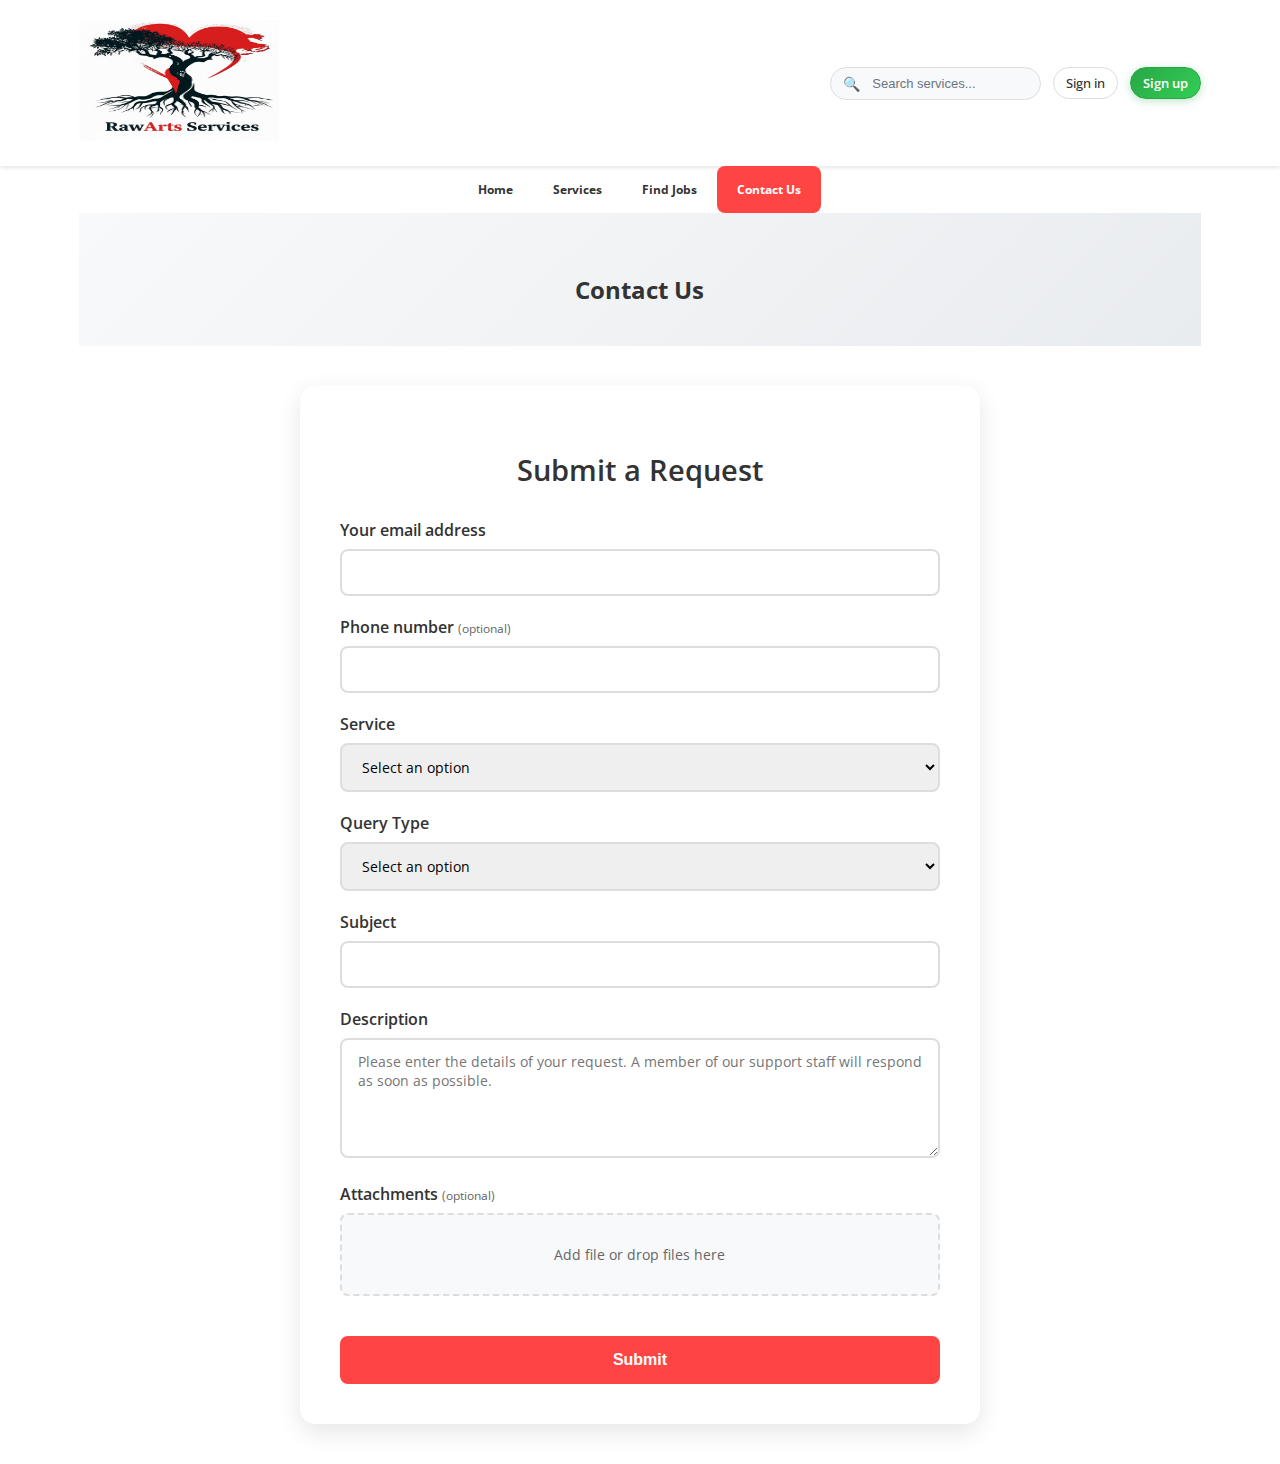
<file: contact.html>
<!DOCTYPE html>
<html lang="en">
<head>
    <meta charset="UTF-8">
    <meta name="viewport" content="width=device-width, initial-scale=1.0">
    <title>Contact Us - RawArts Service</title>
    <link href="https://fonts.googleapis.com/css2?family=Open+Sans:wght@300;400;500;600;700&display=swap" rel="stylesheet">
    <style>
        body {
            margin: 0;
            padding: 0;
            display: flex;
            justify-content: center;
            background-color: white;
            font-family: "Open Sans", sans-serif;
        }
        .page-container {
            width: 297mm;
            max-width: 100%;
            background-color: white;
            min-height: 100vh;
        }
        .header {
            width: 100vw;
            margin-left: calc(-50vw + 50%);
            background-color: white;
            box-shadow: 0 2px 4px rgba(0,0,0,0.1);
        }
        .header-content {
            display: flex;
            justify-content: space-between;
            align-items: center;
            padding: 20px;
            max-width: 297mm;
            margin: 0 auto;
        }
        .header-nav {
            display: flex;
            gap: 12px;
            align-items: center;
        }
        .header-nav a {
            text-decoration: none;
            color: #333;
            font-weight: 500;
            padding: 6px 12px;
            border-radius: 20px;
            transition: all 0.3s ease;
            border: 1px solid #ddd;
            font-size: 13px;
        }
        .header-nav a[href="#signup"] {
            background: linear-gradient(135deg, #28a745 0%, #34ce57 100%);
            color: white;
            border: 1px solid #28a745;
            font-weight: 600;
            box-shadow: 0 2px 8px rgba(40, 167, 69, 0.3);
            transform: translateY(0);
            transition: all 0.3s ease;
        }
        .header-nav a:hover {
            background-color: #f0f0f0;
            color: #007bff;
        }
        .header-nav a[href="#signup"]:hover {
            background: linear-gradient(135deg, #218838 0%, #28a745 100%) !important;
            color: white !important;
            border: 1px solid #218838 !important;
            box-shadow: 0 4px 12px rgba(40, 167, 69, 0.4) !important;
            transform: translateY(-2px) !important;
        }
        .search-container {
            display: flex;
            align-items: center;
            background-color: #f8f9fa;
            border: 1px solid #ddd;
            border-radius: 20px;
            padding: 6px 12px;
            transition: all 0.3s ease;
        }
        .search-container:focus-within {
            border-color: #007bff;
            box-shadow: 0 0 0 2px rgba(0, 123, 255, 0.25);
        }
        .search-input {
            border: none;
            background: transparent;
            outline: none;
            padding: 2px 6px;
            font-size: 13px;
            width: 150px;
        }
        .search-input::placeholder {
            color: #6c757d;
        }
        .search-icon {
            font-size: 14px;
            color: #6c757d;
            margin-right: 6px;
        }
        .logo {
            height: 121px;
            width: 200px;
        }
        .menu-bar {
            width: 100vw;
            margin-left: calc(-50vw + 50%);
            background-color: transparent;
        }
        .menu-content {
            max-width: 297mm;
            margin: 0 auto;
            padding: 0 20px;
        }
        .menu-nav {
            display: flex;
            list-style: none;
            margin: 0;
            padding: 0;
            gap: 0;
            justify-content: center;
        }
        .menu-nav li {
            position: relative;
        }
        .menu-nav a {
            display: block;
            padding: 15px 20px;
            text-decoration: none;
            color: #333;
            font-weight: bold;
            font-size: 12px;
            border-radius: 8px;
            transition: all 0.3s ease;
        }
        .menu-nav a:hover, .menu-nav a.active {
            background-color: #ff4444;
            color: white;
        }
        .page-title {
            text-align: center;
            padding: 60px 20px 40px 20px;
            background: linear-gradient(135deg, #f8f9fa 0%, #e9ecef 100%);
        }
        .page-title h1 {
            font-size: 1.5rem;
            color: #333;
            margin: 0;
            font-weight: bold;
        }
        .contact-form-container {
            max-width: 600px;
            margin: 40px auto;
            padding: 40px;
            background: white;
            border-radius: 15px;
            box-shadow: 0 8px 25px rgba(0,0,0,0.1);
        }
        .form-title {
            text-align: center;
            font-size: 1.8rem;
            color: #333;
            margin-bottom: 30px;
            font-weight: 600;
        }
        .form-group {
            margin-bottom: 20px;
        }
        .form-label {
            display: block;
            margin-bottom: 8px;
            font-weight: 600;
            color: #333;
        }
        .form-input, .form-select, .form-textarea {
            width: 100%;
            padding: 12px 16px;
            border: 2px solid #ddd;
            border-radius: 8px;
            font-size: 14px;
            font-family: "Open Sans", sans-serif;
            transition: border-color 0.3s ease;
            box-sizing: border-box;
        }
        .form-input:focus, .form-select:focus, .form-textarea:focus {
            outline: none;
            border-color: #ff4444;
        }
        .form-textarea {
            min-height: 120px;
            resize: vertical;
        }
        .optional-text {
            color: #666;
            font-size: 12px;
            font-weight: normal;
        }
        .file-upload-area {
            border: 2px dashed #ddd;
            border-radius: 8px;
            padding: 30px;
            text-align: center;
            background-color: #f8f9fa;
            transition: all 0.3s ease;
            cursor: pointer;
        }
        .file-upload-area:hover {
            border-color: #ff4444;
            background-color: #fff5f5;
        }
        .file-upload-text {
            color: #666;
            font-size: 14px;
        }
        .submit-btn {
            width: 100%;
            background-color: #ff4444;
            color: white;
            border: none;
            padding: 15px;
            font-size: 16px;
            font-weight: bold;
            border-radius: 8px;
            cursor: pointer;
            transition: background-color 0.3s ease;
            margin-top: 20px;
        }
        .submit-btn:hover {
            background-color: #ff2222;
        }
    </style>
</head>
<body>
    <div class="page-container">
        <header class="header">
            <div class="header-content">
                <a href="index.html"><img src="RawArtsLogo.png" alt="RawArts" class="logo"></a>
                <nav class="header-nav">
                    <div class="search-container">
                        <span class="search-icon">🔍</span>
                        <input type="text" class="search-input" placeholder="Search services...">
                    </div>
                    <a href="#signin">Sign in</a>
                    <a href="#signup">Sign up</a>
                </nav>
            </div>
        </header>

        <nav class="menu-bar">
            <div class="menu-content">
                <ul class="menu-nav">
                    <li><a href="index.html">Home</a></li>
                    <li><a href="services.html">Services</a></li>
                    <li><a href="apply-jobs.html" target="_blank">Find Jobs</a></li>
                    <li><a href="contact.html" class="active">Contact Us</a></li>
                </ul>
            </div>
        </nav>

        <div class="page-title">
            <h1>Contact Us</h1>
        </div>

        <div class="contact-form-container">
            <h2 class="form-title">Submit a Request</h2>
            
            <form>
                <div class="form-group">
                    <label class="form-label" for="email">Your email address</label>
                    <input type="email" id="email" class="form-input" required>
                </div>

                <div class="form-group">
                    <label class="form-label" for="phone">Phone number <span class="optional-text">(optional)</span></label>
                    <input type="tel" id="phone" class="form-input">
                </div>

                <div class="form-group">
                    <label class="form-label" for="service">Service</label>
                    <select id="service" class="form-select" required>
                        <option value="">Select an option</option>
                        <option value="indoor-cleaning">Indoor Cleaning</option>
                        <option value="outdoor-services">Outdoor Services</option>
                        <option value="office-cleaning">Office Cleaning</option>
                        <option value="moving-cleaning">Moving Cleaning</option>
                        <option value="laundry-ironing">Laundry & Ironing</option>
                        <option value="airbnb-cleaning">Airbnb Cleaning</option>
                        <option value="window-cleaning">Window Cleaning</option>
                        <option value="wall-cleaning">Wall Cleaning</option>
                        <option value="other-care">Other Care Services</option>
                        <option value="general">General Inquiry</option>
                    </select>
                </div>

                <div class="form-group">
                    <label class="form-label" for="query-type">Query Type</label>
                    <select id="query-type" class="form-select" required>
                        <option value="">Select an option</option>
                        <option value="booking">Booking Request</option>
                        <option value="pricing">Pricing Inquiry</option>
                        <option value="availability">Availability Check</option>
                        <option value="complaint">Complaint</option>
                        <option value="feedback">Feedback</option>
                        <option value="technical">Technical Support</option>
                        <option value="other">Other</option>
                    </select>
                </div>

                <div class="form-group">
                    <label class="form-label" for="subject">Subject</label>
                    <input type="text" id="subject" class="form-input" required>
                </div>

                <div class="form-group">
                    <label class="form-label" for="description">Description</label>
                    <textarea id="description" class="form-textarea" placeholder="Please enter the details of your request. A member of our support staff will respond as soon as possible." required></textarea>
                </div>

                <div class="form-group">
                    <label class="form-label">Attachments <span class="optional-text">(optional)</span></label>
                    <div class="file-upload-area" onclick="document.getElementById('file-input').click()">
                        <input type="file" id="file-input" multiple style="display: none;">
                        <div class="file-upload-text">Add file or drop files here</div>
                    </div>
                </div>

                <button type="submit" class="submit-btn">Submit</button>
            </form>
        </div>
    </div>

    <script>
        // File upload functionality
        const fileUploadArea = document.querySelector('.file-upload-area');
        const fileInput = document.getElementById('file-input');
        const fileUploadText = document.querySelector('.file-upload-text');

        fileInput.addEventListener('change', function() {
            const files = this.files;
            if (files.length > 0) {
                fileUploadText.textContent = `${files.length} file(s) selected`;
            } else {
                fileUploadText.textContent = 'Add file or drop files here';
            }
        });

        // Drag and drop functionality
        fileUploadArea.addEventListener('dragover', function(e) {
            e.preventDefault();
            this.style.borderColor = '#ff4444';
            this.style.backgroundColor = '#fff5f5';
        });

        fileUploadArea.addEventListener('dragleave', function(e) {
            e.preventDefault();
            this.style.borderColor = '#ddd';
            this.style.backgroundColor = '#f8f9fa';
        });

        fileUploadArea.addEventListener('drop', function(e) {
            e.preventDefault();
            this.style.borderColor = '#ddd';
            this.style.backgroundColor = '#f8f9fa';
            
            const files = e.dataTransfer.files;
            fileInput.files = files;
            
            if (files.length > 0) {
                fileUploadText.textContent = `${files.length} file(s) selected`;
            }
        });

        // Form submission
        document.querySelector('form').addEventListener('submit', function(e) {
            e.preventDefault();
            alert('Thank you for your request! We will get back to you as soon as possible.');
        });
    </script>
</body>
</html>
</file>
